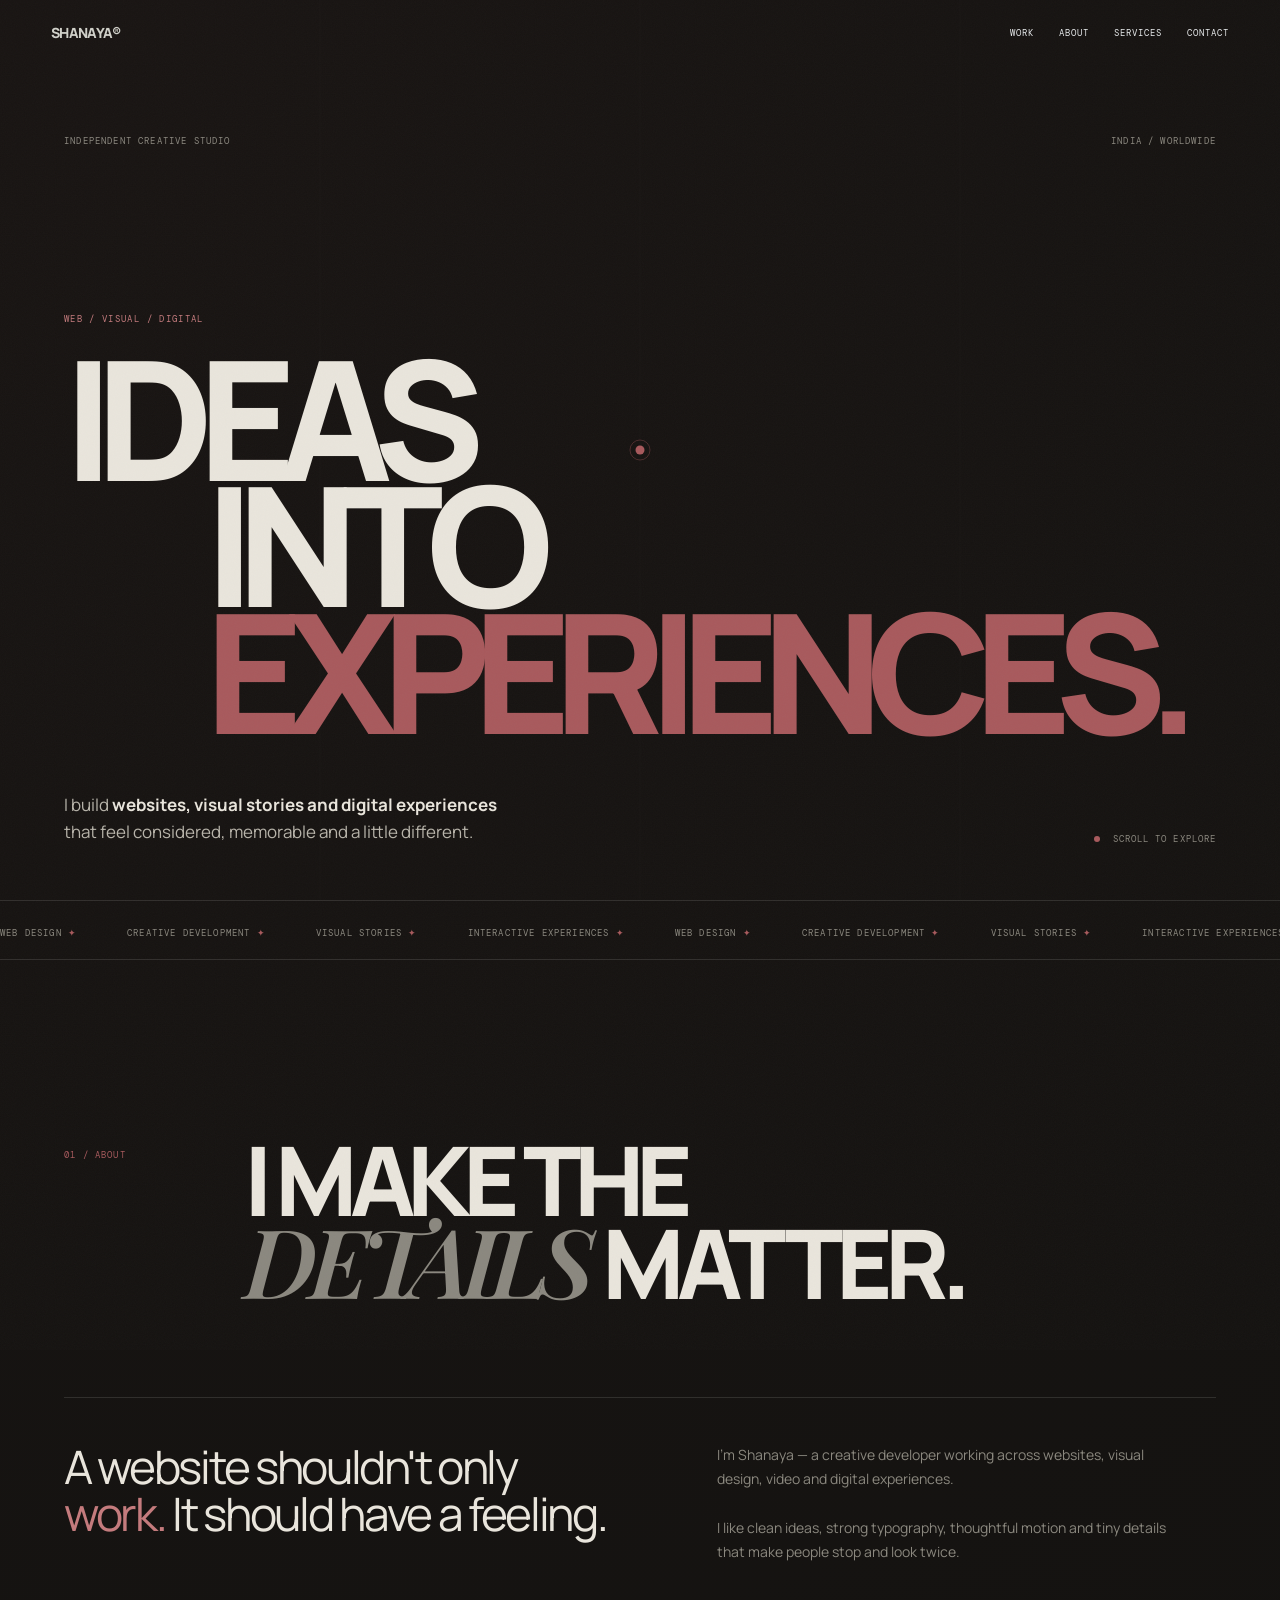
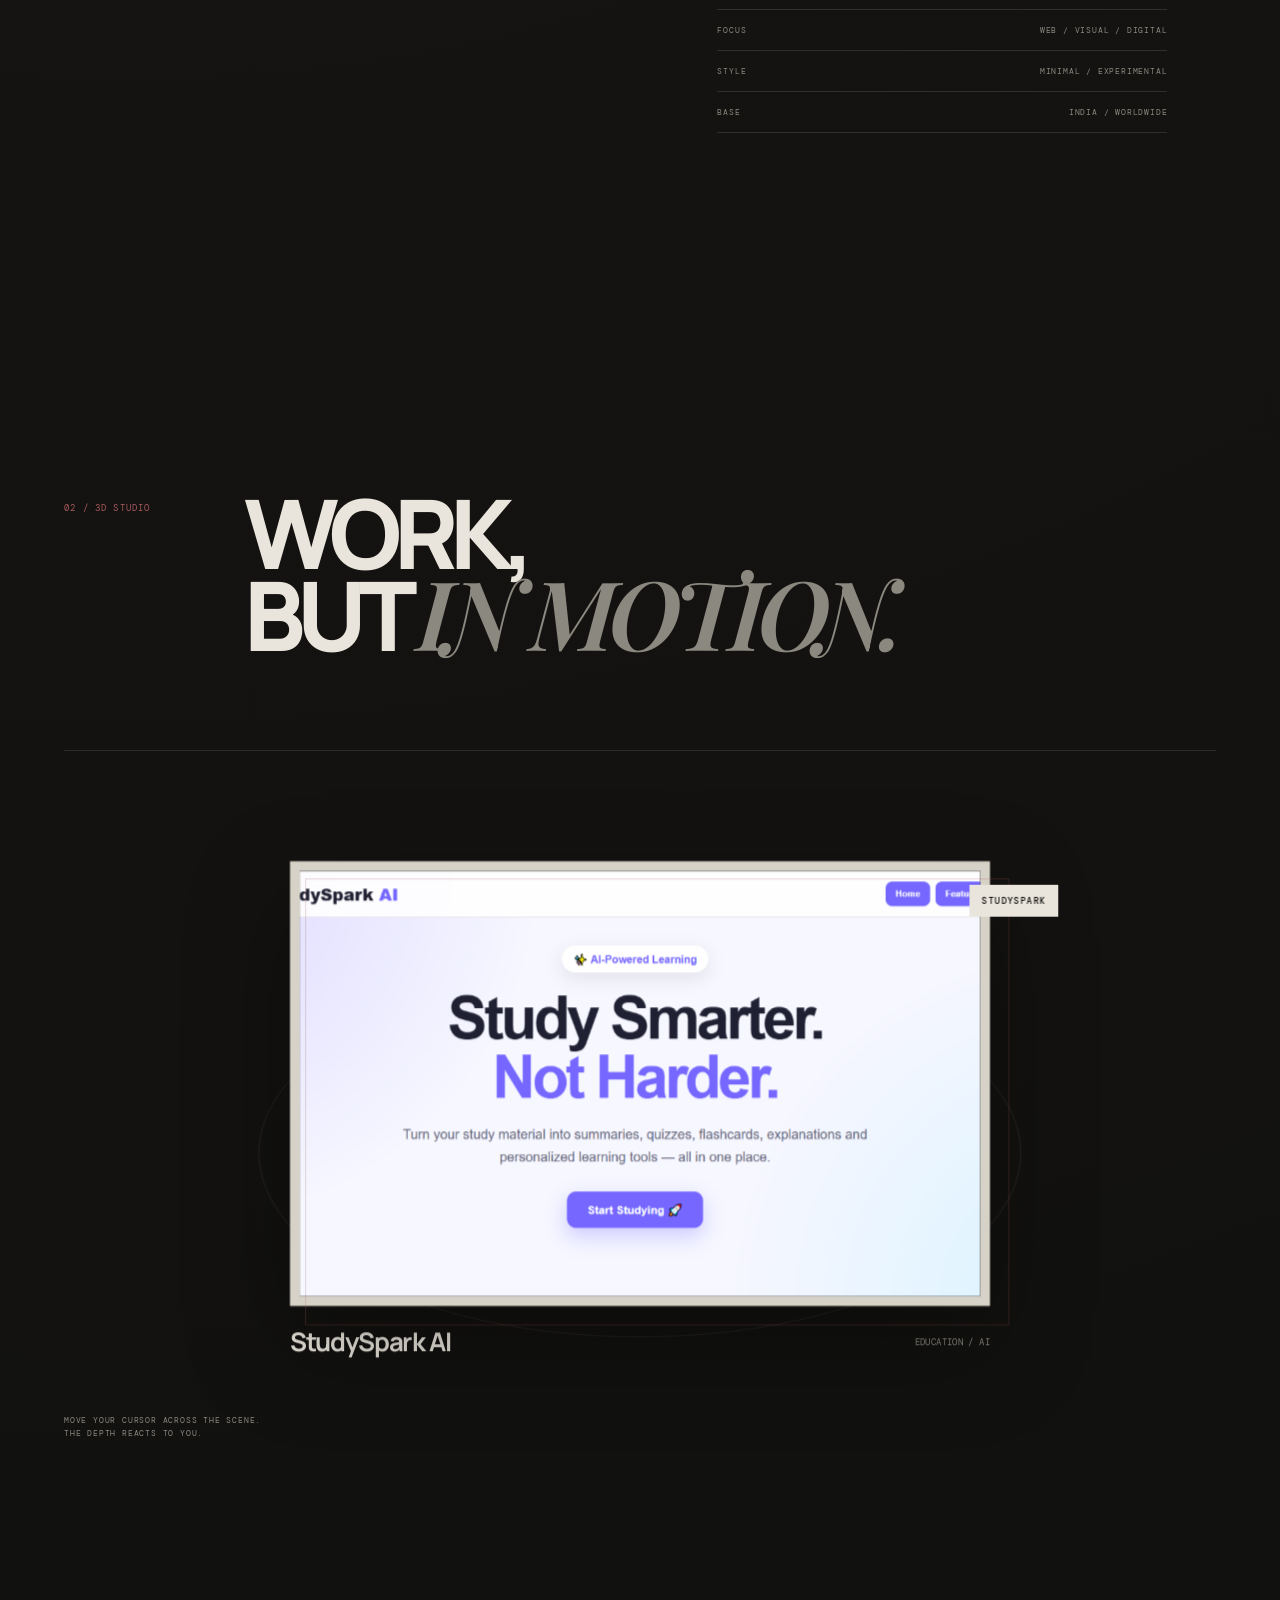
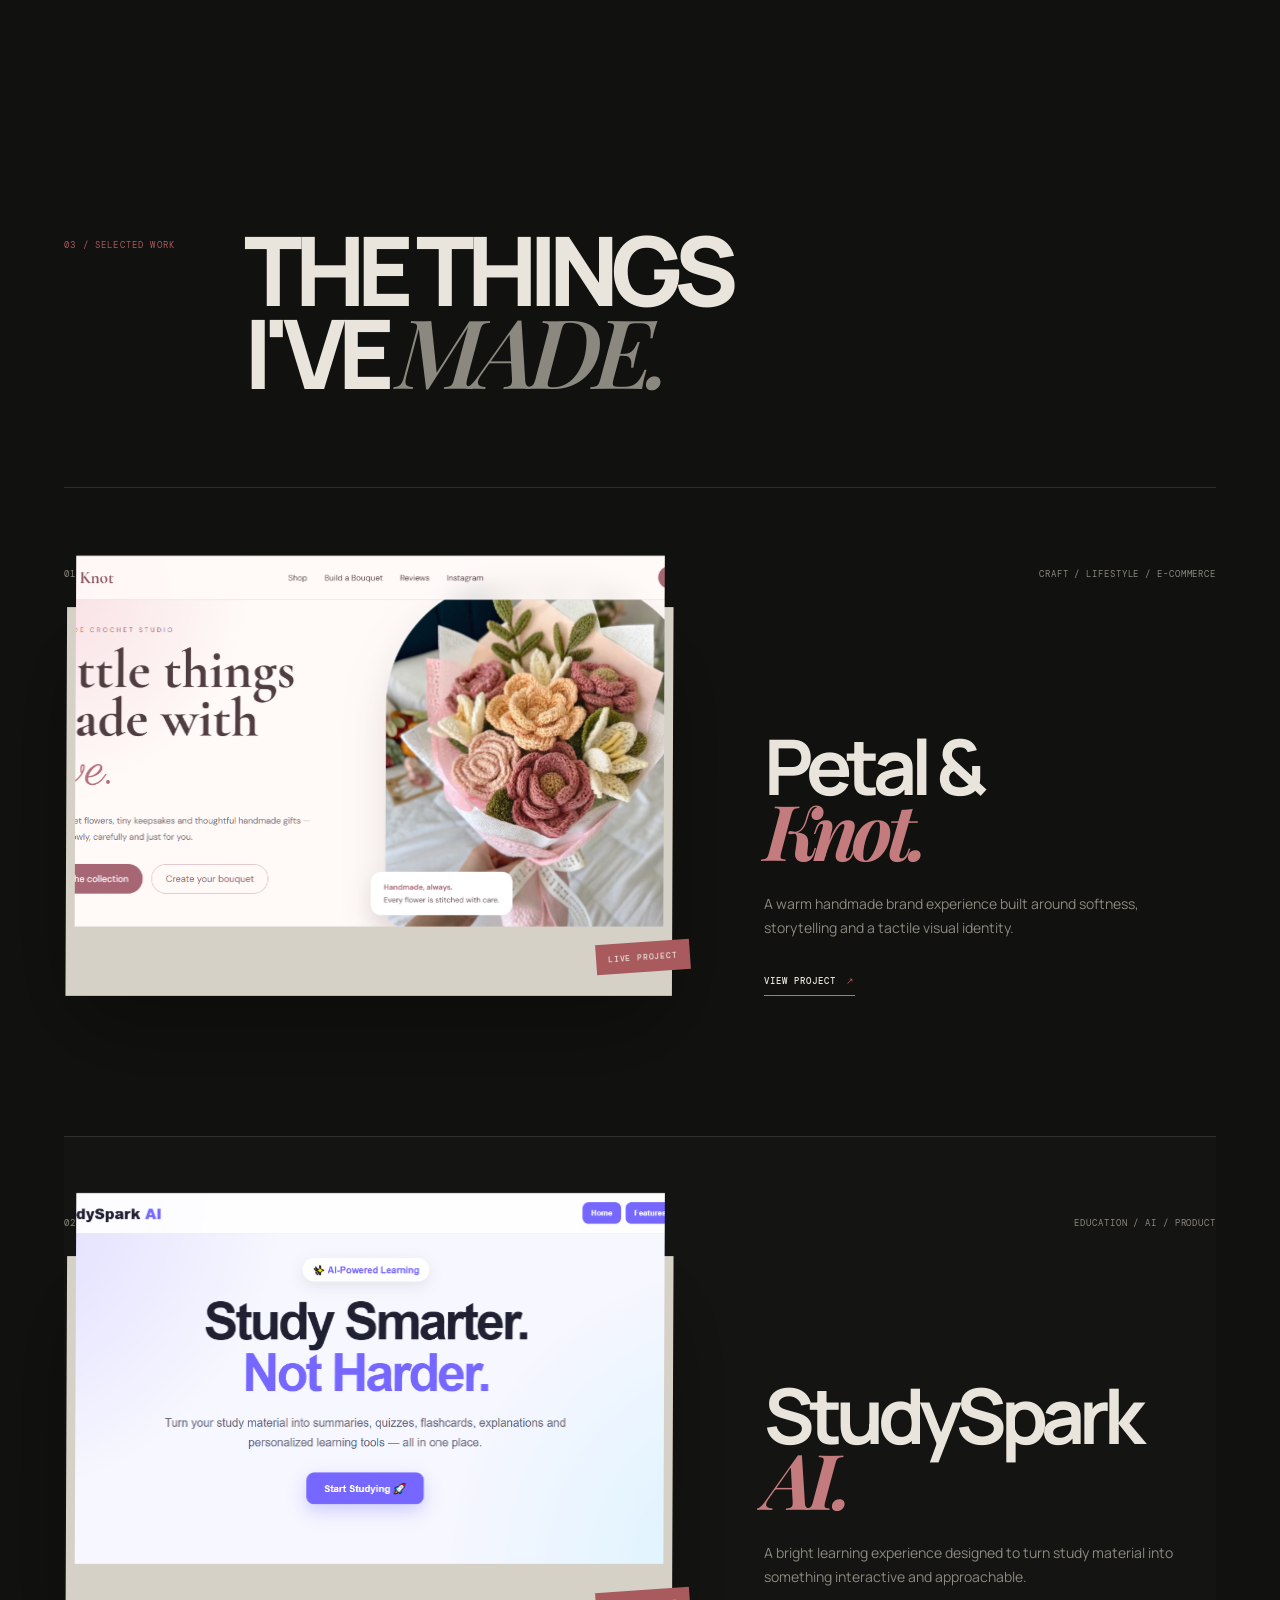
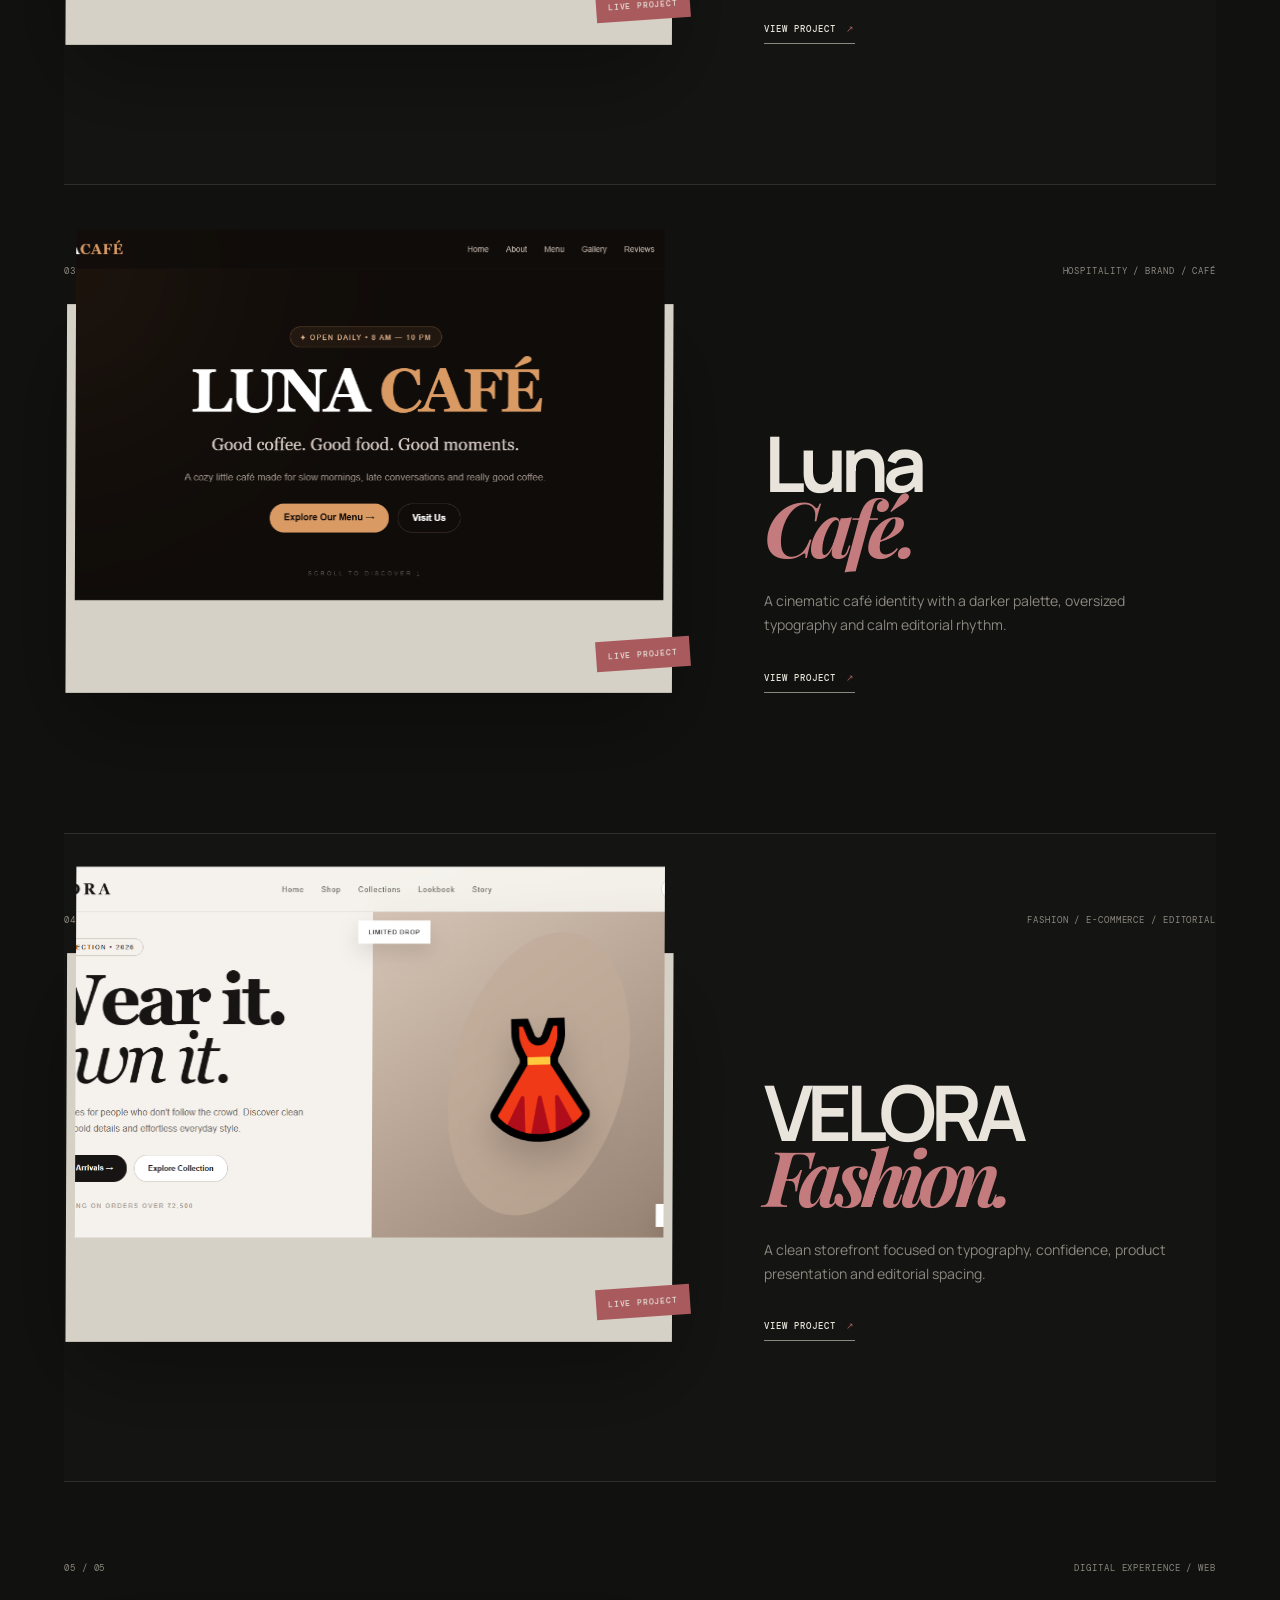
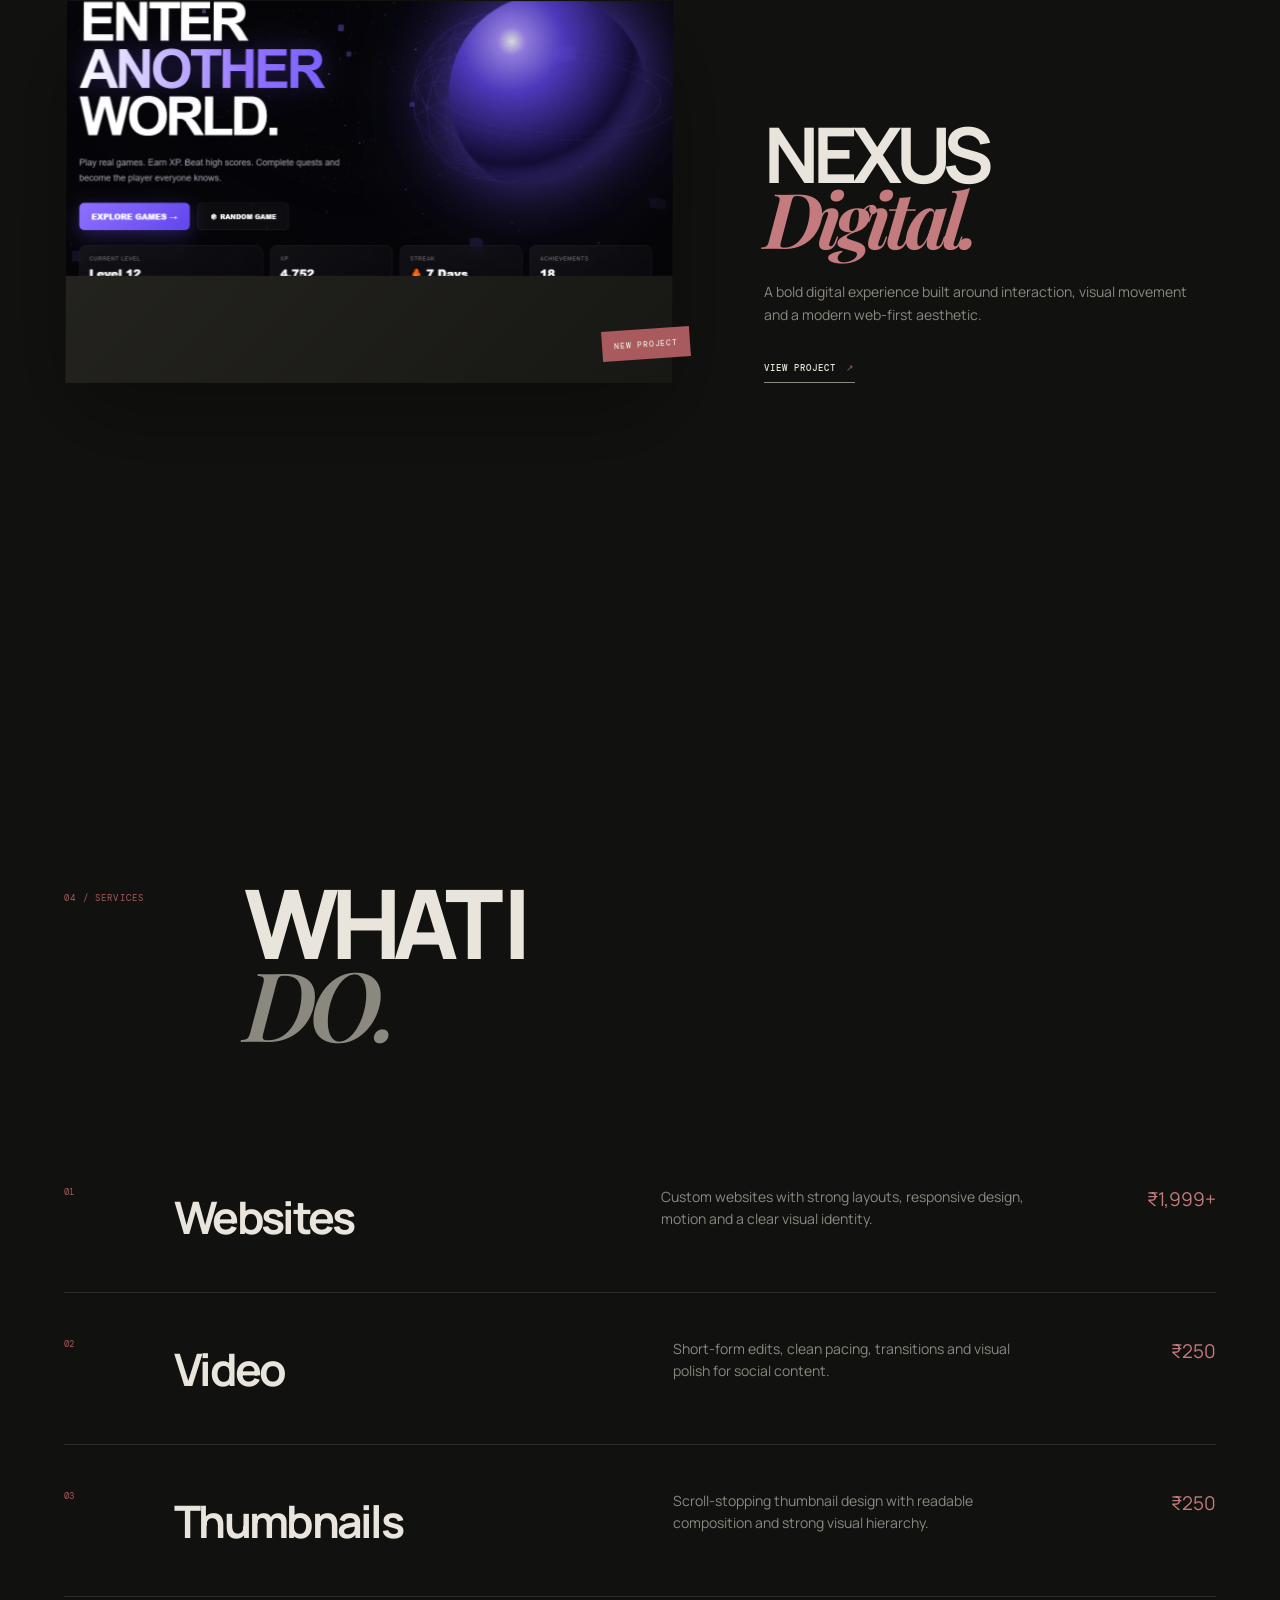
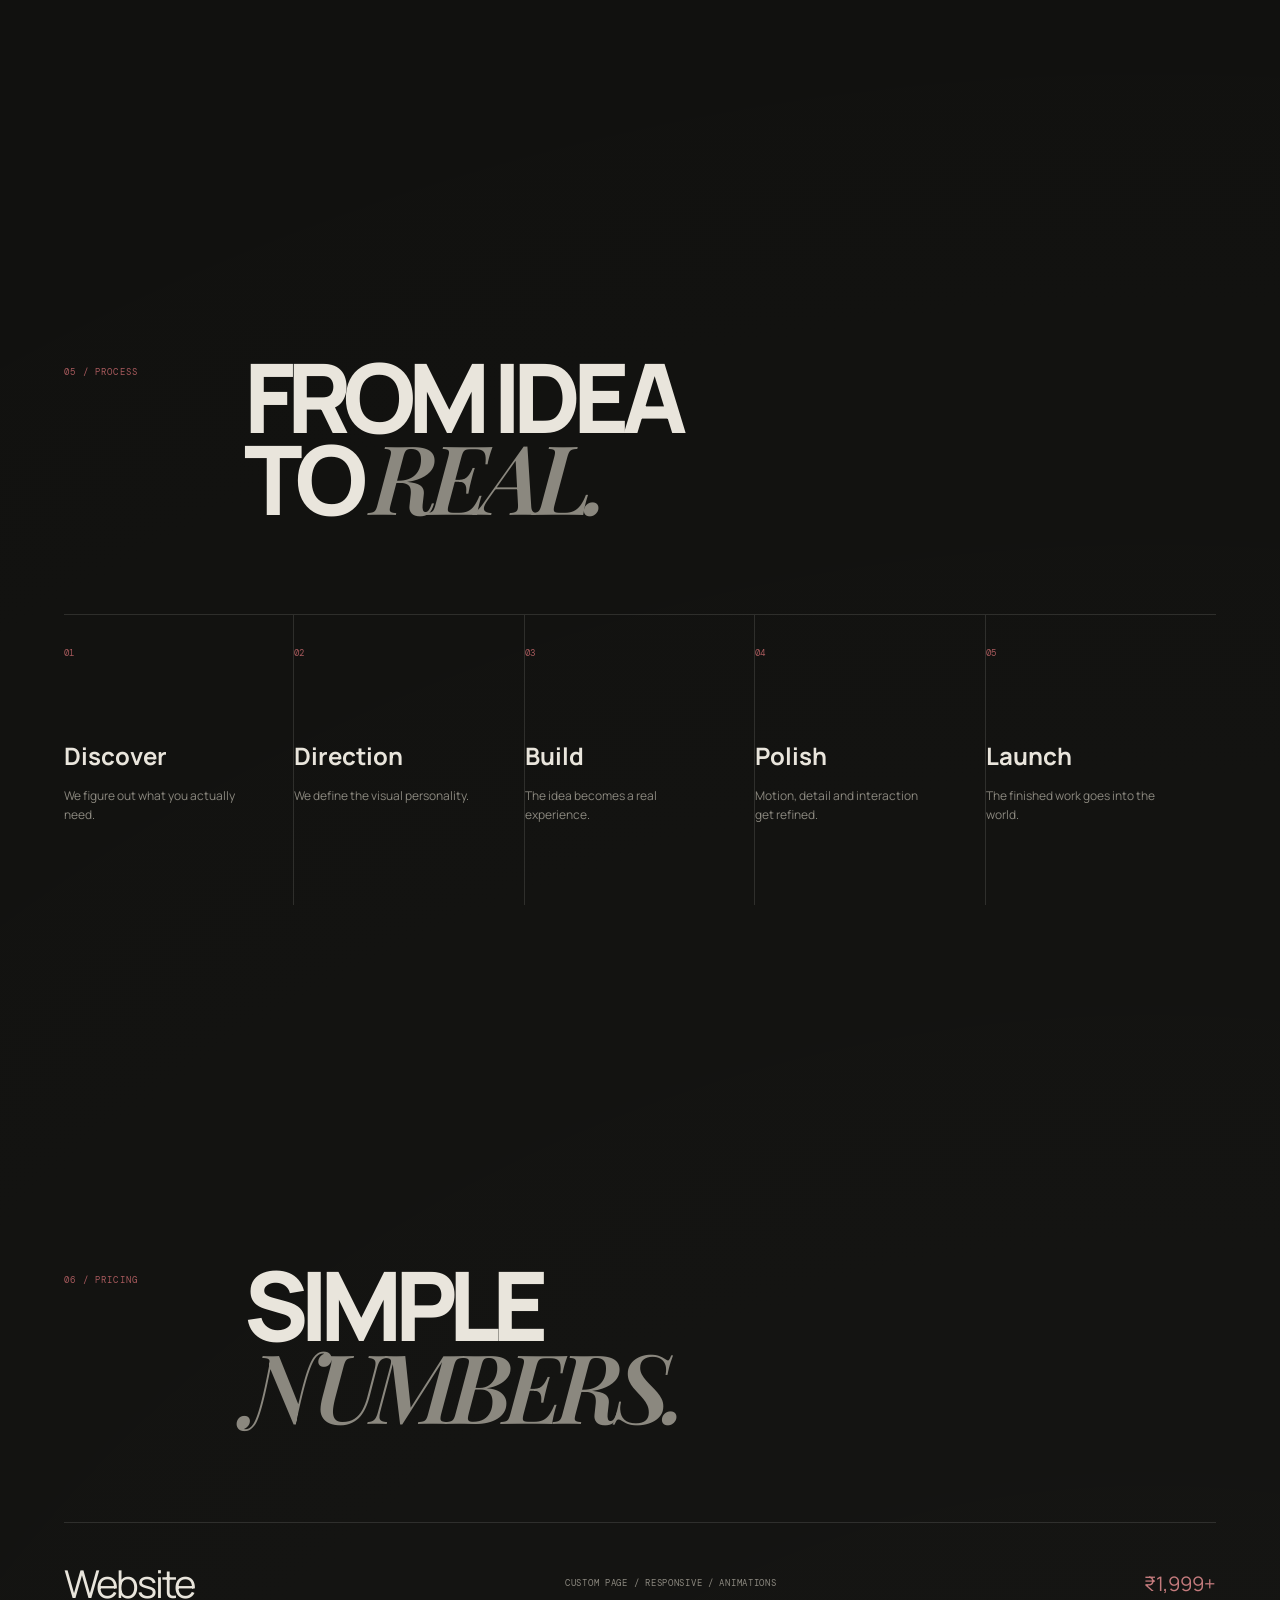
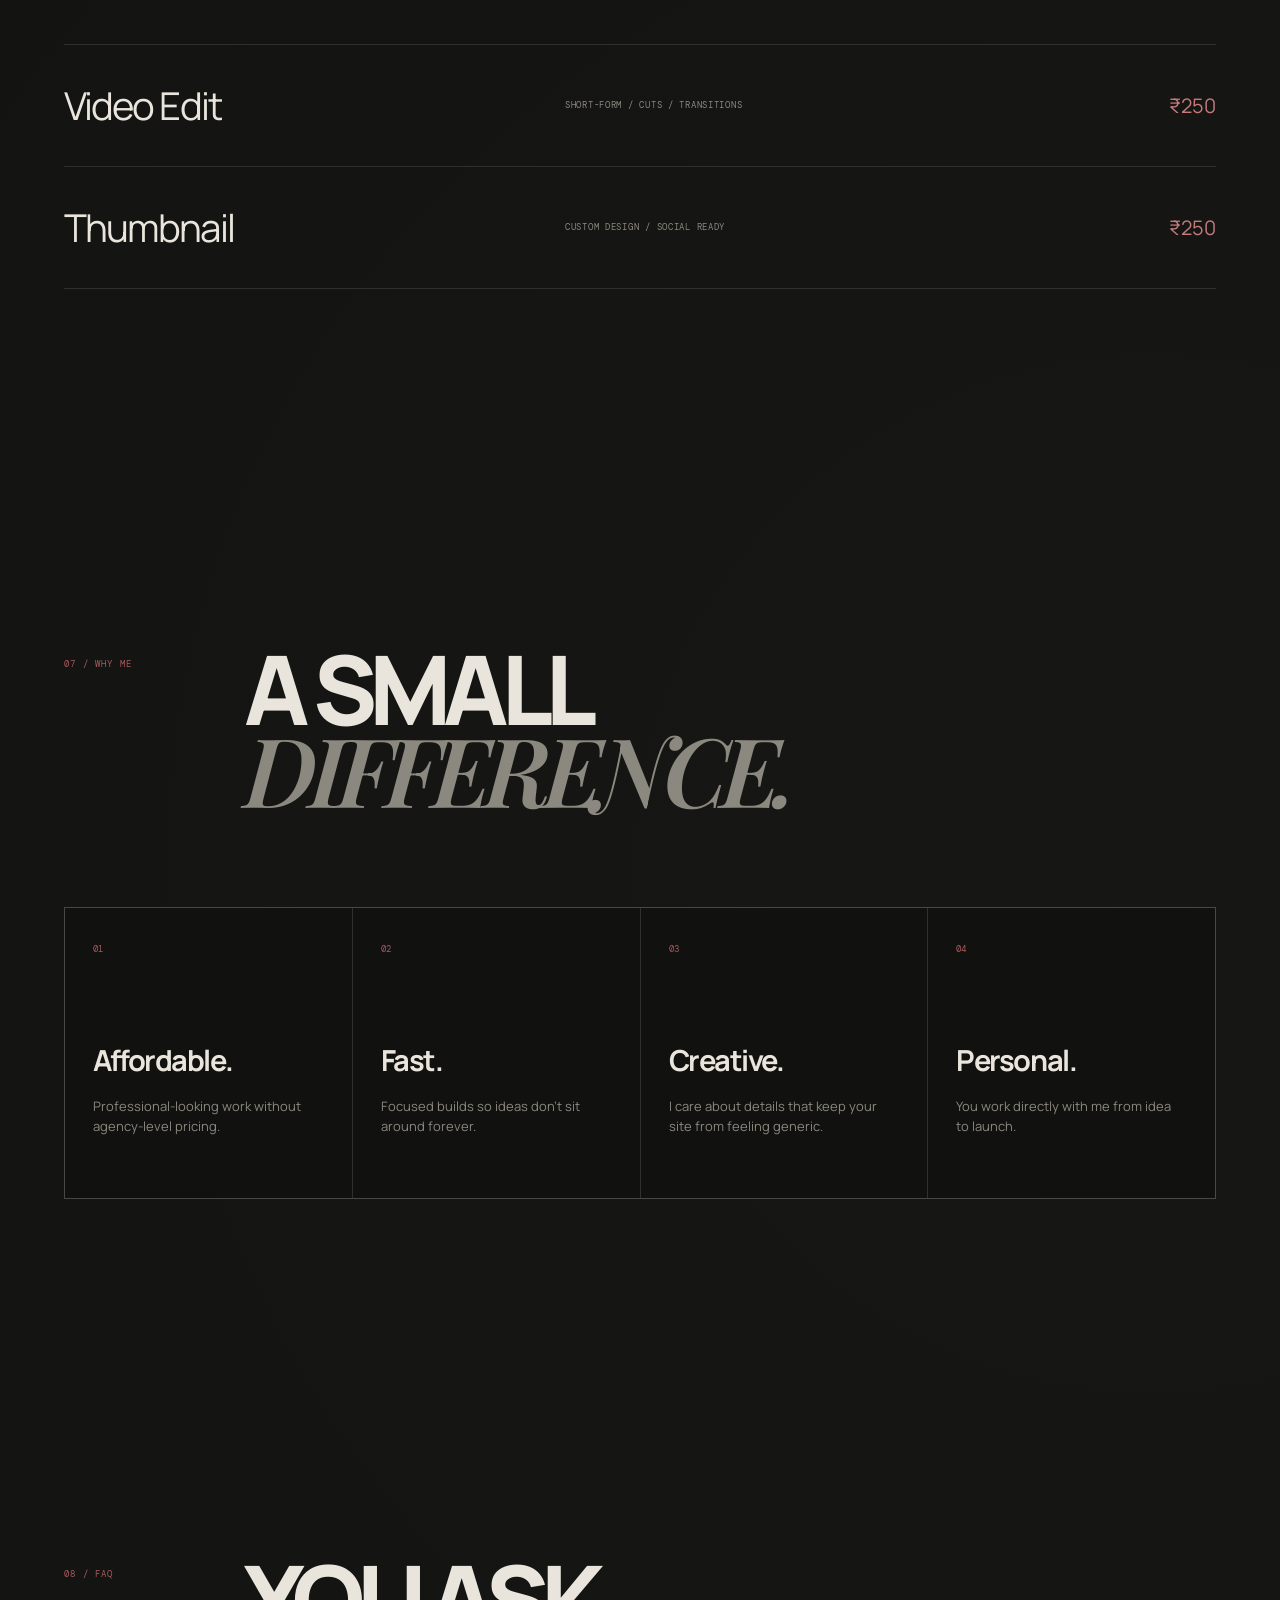
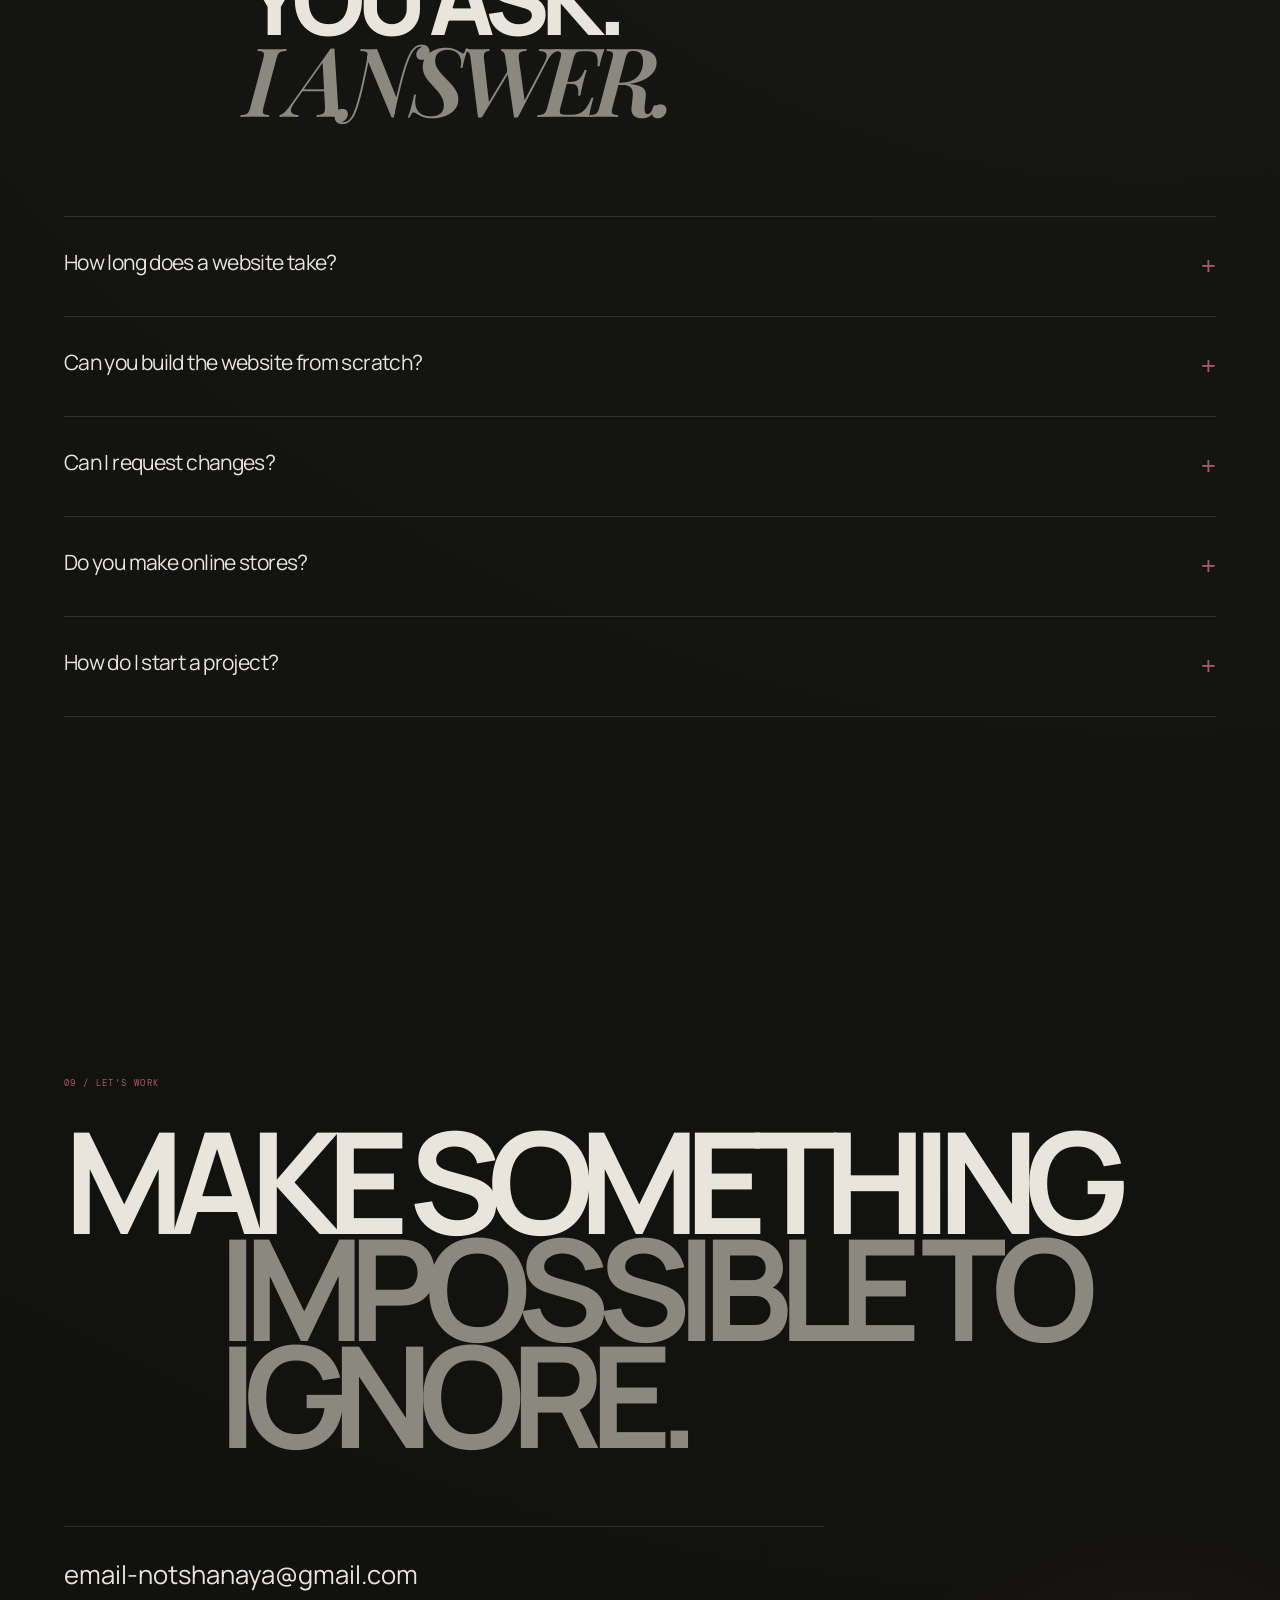
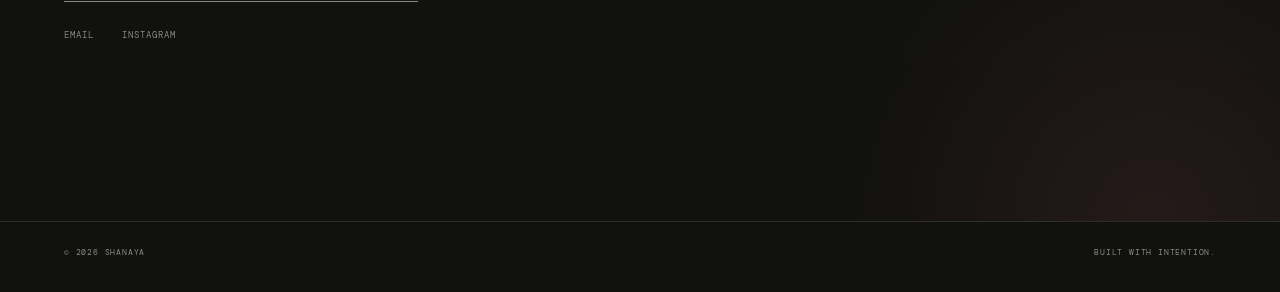
<file: index.html>
<!DOCTYPE html>
<html lang="en">

<head>

<meta charset="UTF-8">

<meta
    name="viewport"
    content="width=device-width, initial-scale=1.0"
>

<title>
    Shanaya — Digital Experiences
</title>

<meta
    name="description"
    content="Shanaya creates websites, visual experiences and digital stories."
>


<!-- GOOGLE FONTS -->

<link
    rel="preconnect"
    href="https://fonts.googleapis.com"
>

<link
    rel="preconnect"
    href="https://fonts.gstatic.com"
    crossorigin
>

<link
    href="https://fonts.googleapis.com/css2?family=DM+Mono:wght@300;400;500&family=Manrope:wght@400;500;600;700;800&family=Playfair+Display:ital,wght@0,600;0,700;1,600;1,700&display=swap"
    rel="stylesheet"
>


<style>

/* =========================================================
   COLOR SYSTEM
========================================================= */

:root{

    --ink:#11110f;

    --ink-soft:#171714;

    --paper:#e9e5dc;

    --paper-light:#f5f2eb;

    --grey:#8b887f;

    --grey-dark:#615f58;

    --red:#a85a5d;

    --red-soft:#c47b7d;

    --line:
        rgba(
            233,
            229,
            220,
            .13
        );

    --shadow:
        0 35px 90px
        rgba(
            0,
            0,
            0,
            .34
        );

}


/* =========================================================
   RESET
========================================================= */

*{

    margin:0;

    padding:0;

    box-sizing:border-box;

}


html{

    scroll-behavior:smooth;

}


body{

    background:
        radial-gradient(
            circle at 10% 0%,
            rgba(
                168,
                90,
                93,
                .055
            ),
            transparent 25%
        ),

        radial-gradient(
            circle at 90% 80%,
            rgba(
                255,
                255,
                255,
                .025
            ),
            transparent 25%
        ),

        var(--ink);

    color:var(--paper);

    font-family:
        "Manrope",
        sans-serif;

    overflow-x:hidden;

    cursor:none;

}


a{

    color:inherit;

    text-decoration:none;

}


button{

    font:inherit;

}


img{

    width:100%;

    display:block;

}


::selection{

    background:
        var(--red);

    color:
        var(--paper);

}


/* =========================================================
   CUSTOM CURSOR
========================================================= */

.cursor{

    position:fixed;

    left:0;

    top:0;

    width:9px;

    height:9px;

    border-radius:50%;

    background:
        var(--red);

    pointer-events:none;

    z-index:99999;

    transform:
        translate(
            -50%,
            -50%
        );

    transition:

        width .28s ease,

        height .28s ease,

        background .28s ease,

        border-radius .28s ease;

}


.cursor::after{

    content:"";

    position:absolute;

    inset:-6px;

    border:
        1px solid
        rgba(
            168,
            90,
            93,
            .35
        );

    border-radius:50%;

    transition:
        transform .3s ease;

}


.cursor.hover{

    width:54px;

    height:54px;

    background:
        var(--paper);

}


.cursor.hover::after{

    transform:
        scale(1.12);

}


.cursor-label{

    position:fixed;

    left:0;

    top:0;

    z-index:100000;

    pointer-events:none;

    transform:
        translate(
            -50%,
            -50%
        );

    font:
        500 8px
        "DM Mono",
        monospace;

    letter-spacing:.12em;

    color:
        var(--ink);

    opacity:0;

    transition:
        opacity .2s ease;

}


.cursor-label.show{

    opacity:1;

}


/* =========================================================
   GRAIN
========================================================= */

.grain{

    position:fixed;

    inset:-50%;

    width:200%;

    height:200%;

    pointer-events:none;

    z-index:9000;

    opacity:.025;

    background-image:

        url(
            "data:image/svg+xml,%3Csvg xmlns='http://www.w3.org/2000/svg' width='160' height='160'%3E%3Cfilter id='n'%3E%3CfeTurbulence type='fractalNoise' baseFrequency='.9' numOctaves='4' stitchTiles='stitch'/%3E%3C/filter%3E%3Crect width='100%25' height='100%25' filter='url(%23n)'/%3E%3C/svg%3E"
        );

    animation:
        grain .18s steps(2) infinite;

}


@keyframes grain{

    0%{
        transform:
            translate(0,0);
    }

    25%{
        transform:
            translate(
                2%,
                -2%
            );
    }

    50%{
        transform:
            translate(
                -2%,
                2%
            );
    }

    75%{
        transform:
            translate(
                1%,
                2%
            );
    }

    100%{
        transform:
            translate(
                -1%,
                -1%
            );
    }

}


/* =========================================================
   CINEMATIC INTRO
========================================================= */

.intro{

    position:fixed;

    inset:0;

    z-index:8000;

    background:
        var(--ink);

    overflow:hidden;

}


.intro-inner{

    position:relative;

    width:
        min(
            1200px,
            88vw
        );

    height:100%;

    margin:auto;

}


.intro-kicker{

    position:absolute;

    left:0;

    top:9%;

    color:
        var(--grey);

    font:
        400 9px
        "DM Mono",
        monospace;

    text-transform:
        uppercase;

    letter-spacing:
        .16em;

    opacity:0;

    animation:
        fadeIntro .7s
        .2s forwards;

}


.intro-name{

    position:absolute;

    left:0;

    top:42%;

    overflow:hidden;

    font-size:
        clamp(
            4.8rem,
            14vw,
            12rem
        );

    font-weight:800;

    line-height:.78;

    letter-spacing:-.1em;

}


.intro-name span{

    display:block;

    transform:
        translateY(115%);

    animation:
        nameIn 1.05s
        .55s
        cubic-bezier(
            .16,
            1,
            .3,
            1
        )
        forwards;

}


.intro-side{

    position:absolute;

    right:0;

    top:45%;

    width:220px;

    opacity:0;

    animation:
        fadeIntro .7s
        1.3s forwards;

}


.intro-side p{

    color:
        var(--grey);

    font:
        400 10px/1.7
        "DM Mono",
        monospace;

    letter-spacing:
        .1em;

    text-transform:
        uppercase;

}


.intro-mark{

    display:block;

    width:72px;

    height:1px;

    margin-top:25px;

    background:
        var(--red);

    transform-origin:
        left;

    transform:
        scaleX(0);

    animation:
        grow .7s
        1.7s forwards;

}


.intro-type{

    position:absolute;

    left:0;

    bottom:17%;

    color:
        var(--grey);

    font:
        400 10px
        "DM Mono",
        monospace;

    letter-spacing:
        .12em;

    text-transform:
        uppercase;

    opacity:0;

    animation:
        fadeIntro .7s
        1.8s forwards;

}


.intro-type strong{

    color:
        var(--paper);

    font-weight:
        500;

}


.intro-card{

    position:absolute;

    right:5%;

    bottom:10%;

    width:230px;

    height:145px;

    transform:
        perspective(800px)
        rotateY(-18deg)
        rotateX(5deg)
        rotateZ(-3deg)
        translateY(30px);

    opacity:0;

    animation:
        introCardIn 1s
        2s
        cubic-bezier(
            .16,
            1,
            .3,
            1
        )
        forwards;

}


.intro-card img{

    width:100%;

    height:100%;

    object-fit:cover;

    box-shadow:
        0 30px 70px
        rgba(
            0,
            0,
            0,
            .4
        );

}


.intro-card::after{

    content:
        "01 / SELECTED";

    position:absolute;

    left:15px;

    bottom:12px;

    color:white;

    font:
        400 8px
        "DM Mono",
        monospace;

    letter-spacing:
        .12em;

    text-transform:
        uppercase;

    text-shadow:
        0 1px 8px
        rgba(
            0,
            0,
            0,
            .5
        );

}


.intro-line{

    position:absolute;

    left:0;

    bottom:0;

    width:100%;

    height:2px;

    background:
        var(--line);

}


.intro-line i{

    display:block;

    width:0;

    height:100%;

    background:
        var(--red);

    animation:
        growFull .8s
        2.9s forwards;

}


.intro.exit{

    animation:
        introExit .8s
        .2s forwards;

}


@keyframes fadeIntro{

    to{
        opacity:1;
    }

}


@keyframes nameIn{

    to{
        transform:
            translateY(0);
    }

}


@keyframes grow{

    to{
        transform:
            scaleX(1);
    }

}


@keyframes growFull{

    to{
        width:100%;
    }

}


@keyframes introCardIn{

    to{

        opacity:1;

        transform:
            perspective(800px)
            rotateY(-12deg)
            rotateX(2deg)
            rotateZ(-2deg)
            translateY(0);

    }

}


@keyframes introExit{

    to{

        transform:
            translateY(-100%);

    }

}


/* =========================================================
   NAV
========================================================= */

.nav{

    position:fixed;

    left:0;

    top:0;

    width:100%;

    padding:
        23px
        4vw;

    display:flex;

    justify-content:
        space-between;

    align-items:center;

    z-index:3000;

    mix-blend-mode:
        difference;

}


.logo{

    font-size:14px;

    font-weight:800;

    letter-spacing:-.05em;

}


.nav-links{

    display:flex;

    gap:25px;

}


.nav-links a{

    position:relative;

    color:white;

    font:
        400 9px
        "DM Mono",
        monospace;

    letter-spacing:
        .11em;

    text-transform:
        uppercase;

}


.nav-links a::after{

    content:"";

    position:absolute;

    left:0;

    bottom:-5px;

    width:0;

    height:1px;

    background:
        currentColor;

    transition:
        width .25s ease;

}


.nav-links a:hover::after{

    width:100%;

}


/* =========================================================
   HERO
========================================================= */

.hero{

    min-height:100svh;

    padding:
        135px
        5vw
        55px;

    position:relative;

    display:flex;

    flex-direction:column;

    justify-content:
        space-between;

    overflow:hidden;

}


.hero-grid{

    position:absolute;

    inset:0;

    pointer-events:none;

    opacity:.2;

    background:

        linear-gradient(
            to right,

            transparent 0,

            transparent 24.9%,

            rgba(
                233,
                229,
                220,
                .05
            ) 25%,

            transparent 25.1%,

            transparent 49.9%,

            rgba(
                233,
                229,
                220,
                .05
            ) 50%,

            transparent 50.1%,

            transparent 74.9%,

            rgba(
                233,
                229,
                220,
                .05
            ) 75%,

            transparent 75.1%
        );

}


.hero-top{

    position:relative;

    display:flex;

    justify-content:
        space-between;

    color:
        var(--grey);

    font:
        400 9px
        "DM Mono",
        monospace;

    letter-spacing:
        .13em;

    text-transform:
        uppercase;

}


.hero-copy{

    position:relative;

    margin-top:
        12vh;

}


.eyebrow{

    margin-bottom:30px;

    color:
        var(--red-soft);

    font:
        400 9px
        "DM Mono",
        monospace;

    letter-spacing:
        .15em;

    text-transform:
        uppercase;

}


.hero h1{

    font-size:
        clamp(
            4.8rem,
            13vw,
            13rem
        );

    font-weight:800;

    line-height:.76;

    letter-spacing:-.1em;

}


.hero h1 .line2{

    display:block;

    margin-left:
        11vw;

}


.accent{

    color:
        var(--red);

}


.hero-bottom{

    position:relative;

    display:flex;

    justify-content:
        space-between;

    align-items:flex-end;

    gap:30px;

}


.hero-description{

    max-width:450px;

    color:
        #b8b4aa;

    font-size:17px;

    line-height:1.55;

}


.hero-description strong{

    color:
        var(--paper);

}


.hero-scroll{

    display:flex;

    gap:13px;

    align-items:center;

    color:
        var(--grey);

    font:
        400 9px
        "DM Mono",
        monospace;

    letter-spacing:
        .12em;

    text-transform:
        uppercase;

}


.scroll-dot{

    width:6px;

    height:6px;

    border-radius:50%;

    background:
        var(--red);

    animation:
        pulse 1.8s infinite;

}


@keyframes pulse{

    50%{

        transform:
            scale(1.7);

        opacity:.45;

    }

}


/* =========================================================
   MARQUEE
========================================================= */

.marquee{

    overflow:hidden;

    white-space:nowrap;

    border-top:
        1px solid
        var(--line);

    border-bottom:
        1px solid
        var(--line);

    padding:18px 0;

}


.marquee-track{

    display:inline-flex;

    min-width:max-content;

    gap:50px;

    animation:
        marquee
        24s
        linear
        infinite;

}


.marquee span{

    color:
        var(--grey);

    font:
        400 9px
        "DM Mono",
        monospace;

    letter-spacing:
        .13em;

    text-transform:
        uppercase;

}


.marquee b{

    color:
        var(--red);

    font-weight:500;

}


@keyframes marquee{

    to{

        transform:
            translateX(-50%);

    }

}


/* =========================================================
   SECTION
========================================================= */

.section{

    padding:
        180px
        5vw;

}


.section-head{

    display:grid;

    grid-template-columns:
        140px
        1fr;

    gap:40px;

    margin-bottom:95px;

}


.section-num{

    padding-top:9px;

    color:
        var(--red);

    font:
        400 9px
        "DM Mono",
        monospace;

    letter-spacing:
        .13em;

}


.section-title{

    font-size:
        clamp(
            3.2rem,
            7.5vw,
            8rem
        );

    line-height:.83;

    letter-spacing:
        -.085em;

    font-weight:800;

}


.section-title em{

    color:
        var(--grey);

    font-family:
        "Playfair Display",
        serif;

    font-weight:600;

}


/* =========================================================
   ABOUT
========================================================= */

.about-grid{

    display:grid;

    grid-template-columns:
        1.05fr
        .95fr;

    gap:8vw;

    border-top:
        1px solid
        var(--line);

    padding-top:45px;

}


.about-big{

    font-size:
        clamp(
            1.7rem,
            3.6vw,
            3.5rem
        );

    line-height:1.02;

    letter-spacing:-.05em;

}


.about-big span{

    color:
        var(--red-soft);

}


.about-small{

    color:
        var(--grey);

    max-width:450px;

    line-height:1.7;

    font-size:14px;

}


.about-small p + p{

    margin-top:25px;

}


.about-list{

    margin-top:45px;

    border-top:
        1px solid
        var(--line);

}


.about-list div{

    display:flex;

    justify-content:
        space-between;

    padding:15px 0;

    border-bottom:
        1px solid
        var(--line);

    font:
        400 8px
        "DM Mono",
        monospace;

    text-transform:
        uppercase;

    letter-spacing:
        .1em;

}


/* =========================================================
   3D STUDIO
========================================================= */

.studio{

    position:relative;

    min-height:
        80vh;

    border-top:
        1px solid
        var(--line);

    padding-top:50px;

    overflow:hidden;

    perspective:1400px;

}


.orbit{

    position:absolute;

    left:50%;

    top:50%;

    width:
        min(
            58vw,
            750px
        );

    aspect-ratio:1;

    border:
        1px solid
        rgba(
            233,
            229,
            220,
            .08
        );

    border-radius:50%;

    transform:
        translate(
            -50%,
            -50%
        )
        rotateX(62deg);

}


.orbit::after{

    content:"";

    position:absolute;

    inset:14%;

    border:
        1px solid
        rgba(
            168,
            90,
            93,
            .18
        );

    border-radius:50%;

}


.core{

    position:absolute;

    left:50%;

    top:50%;

    width:100px;

    height:100px;

    transform:
        translate(
            -50%,
            -50%
        )
        translateZ(110px);

    border-radius:50%;

    background:
        radial-gradient(
            circle at 30% 30%,
            #cf8587,
            #7f4447 66%,
            #281718
        );

    box-shadow:
        0 0 70px
        rgba(
            168,
            90,
            93,
            .2
        );

    animation:
        coreFloat
        5s
        ease-in-out
        infinite;

}


@keyframes coreFloat{

    50%{

        transform:
            translate(
                -50%,
                -54%
            )
            translateZ(150px)
            scale(1.07);

    }

}


.three-card{

    --mx:0px;

    --my:0px;

    --rx:0deg;

    --ry:0deg;

    position:absolute;

    left:50%;

    top:50%;

    width:
        min(
            54vw,
            650px
        );

    transform:

        translate(
            -50%,
            -50%
        )

        translate3d(
            var(--mx),
            var(--my),
            100px
        )

        rotateX(var(--rx))
        rotateY(var(--ry));

    transition:
        transform .25s ease;

    transform-style:
        preserve-3d;

}


.three-frame{

    position:relative;

    padding:9px;

    background:
        #d7d2c7;

    box-shadow:
        var(--shadow);

}


.three-screen{

    overflow:hidden;

    aspect-ratio:
        16 / 10;

    background:
        #191815;

}


.three-screen img{

    width:100%;

    height:100%;

    object-fit:cover;

}


.three-frame::after{

    content:"";

    position:absolute;

    left:14px;

    right:-18px;

    bottom:-18px;

    height:100%;

    border:
        1px solid
        rgba(
            168,
            90,
            93,
            .2
        );

    transform:
        translateZ(-28px);

}


.three-tag{

    position:absolute;

    top:28px;

    right:-52px;

    padding:
        9px
        11px;

    background:
        var(--paper);

    color:
        var(--ink);

    font:
        500 8px
        "DM Mono",
        monospace;

    letter-spacing:
        .1em;

    text-transform:
        uppercase;

    transform:
        translateZ(38px);

}


.three-caption{

    display:flex;

    justify-content:
        space-between;

    margin-top:16px;

}


.three-caption strong{

    font-size:24px;

    letter-spacing:
        -.05em;

}


.three-caption span{

    align-self:center;

    color:
        var(--grey);

    font:
        400 8px
        "DM Mono",
        monospace;

    text-transform:
        uppercase;

}


.stage-note{

    position:absolute;

    bottom:30px;

    left:0;

    color:
        var(--grey);

    font:
        400 8px/1.6
        "DM Mono",
        monospace;

    text-transform:
        uppercase;

    letter-spacing:
        .1em;

}


/* =========================================================
   PROJECT CASE STUDIES
========================================================= */

.case{

    padding:
        80px
        0
        140px;

    border-top:
        1px solid
        var(--line);

}


.case-top{

    display:flex;

    justify-content:
        space-between;

    margin-bottom:27px;

    color:
        var(--grey);

    font:
        400 9px
        "DM Mono",
        monospace;

    letter-spacing:
        .1em;

    text-transform:
        uppercase;

}


.case-grid{

    display:grid;

    grid-template-columns:
        1.15fr
        .85fr;

    gap:7vw;

    align-items:end;

}


.case-visual{

    position:relative;

    perspective:1200px;

}


.case-card{

    padding:9px;

    background:
        #d6d1c7;

    box-shadow:
        var(--shadow);

    transform:
        rotateY(-7deg)
        rotateX(2deg);

    transition:
        transform .8s
        cubic-bezier(
            .16,
            1,
            .3,
            1
        );

}


.case:hover .case-card{

    transform:
        rotateY(0)
        rotateX(0)
        translateY(-8px);

}


.case-card img{

    width:100%;

    aspect-ratio:
        16 / 10;

    object-fit:cover;

}


.case-stamp{

    position:absolute;

    right:-15px;

    bottom:24px;

    padding:
        10px
        12px;

    background:
        var(--red);

    color:
        var(--paper);

    font:
        500 8px
        "DM Mono",
        monospace;

    letter-spacing:
        .1em;

    text-transform:
        uppercase;

    transform:
        rotate(-4deg);

}


.case-copy h3{

    font-size:
        clamp(
            3rem,
            6vw,
            6.5rem
        );

    line-height:.82;

    letter-spacing:
        -.08em;

}


.case-copy h3 em{

    color:
        var(--red-soft);

    font-family:
        "Playfair Display",
        serif;

}


.case-copy p{

    margin-top:28px;

    max-width:430px;

    color:
        var(--grey);

    font-size:14px;

    line-height:1.7;

}


.case-link{

    display:inline-flex;

    align-items:center;

    gap:10px;

    margin-top:35px;

    padding-bottom:8px;

    border-bottom:
        1px solid
        var(--grey);

    font:
        500 9px
        "DM Mono",
        monospace;

    letter-spacing:
        .11em;

    text-transform:
        uppercase;

}


.case-link i{

    font-style:normal;

    color:
        var(--red);

    transition:
        transform .3s ease;

}


.case-link:hover i{

    transform:
        translate(
            5px,
            -5px
        );

}


.case:nth-of-type(
    even
){

    background:
        rgba(
            255,
            255,
            255,
            .01
        );

}


/* =========================================================
   SERVICES
========================================================= */

.service-row{

    display:grid;

    grid-template-columns:
        80px
        1fr
        1fr
        auto;

    gap:30px;

    align-items:start;

    padding:
        45px
        0;

    border-bottom:
        1px solid
        var(--line);

    transition:
        padding .4s ease;

}


.service-row:hover{

    padding-left:22px;

    padding-right:22px;

}


.service-row .num{

    color:
        var(--red);

    font:
        400 9px
        "DM Mono",
        monospace;

}


.service-row h3{

    font-size:
        clamp(
            2rem,
            3.5vw,
            3.8rem
        );

    letter-spacing:
        -.06em;

}


.service-row p{

    max-width:370px;

    color:
        var(--grey);

    line-height:1.6;

    font-size:14px;

}


.service-price{

    color:
        var(--red-soft);

    font-size:19px;

}


/* =========================================================
   PROCESS
========================================================= */

.process-grid{

    display:grid;

    grid-template-columns:
        repeat(
            5,
            1fr
        );

    border-top:
        1px solid
        var(--line);

}


.process-step{

    padding:
        32px 25px
        32px 0;

    min-height:290px;

    border-right:
        1px solid
        var(--line);

}


.process-step:last-child{

    border-right:0;

}


.process-step .num{

    color:
        var(--red);

    font:
        400 9px
        "DM Mono",
        monospace;

}


.process-step h3{

    margin-top:80px;

    font-size:24px;

}


.process-step p{

    margin-top:14px;

    max-width:180px;

    color:
        var(--grey);

    line-height:1.6;

    font-size:12px;

}


/* =========================================================
   PRICING
========================================================= */

.pricing-list{

    border-top:
        1px solid
        var(--line);

}


.price-row{

    display:grid;

    grid-template-columns:
        1fr
        1fr
        150px;

    gap:30px;

    align-items:center;

    padding:
        34px 0;

    border-bottom:
        1px solid
        var(--line);

}


.price-name{

    font-size:
        clamp(
            1.6rem,
            3vw,
            2.8rem
        );

    letter-spacing:
        -.05em;

}


.price-detail{

    color:
        var(--grey);

    font:
        400 9px/1.7
        "DM Mono",
        monospace;

    text-transform:
        uppercase;

    letter-spacing:
        .08em;

}


.price-value{

    text-align:right;

    color:
        var(--red-soft);

    font-size:20px;

}


/* =========================================================
   WHY ME
========================================================= */

.why-grid{

    display:grid;

    grid-template-columns:
        repeat(
            4,
            1fr
        );

    gap:1px;

    background:
        var(--line);

    border:
        1px solid
        var(--line);

}


.why-card{

    min-height:290px;

    background:
        var(--ink);

    padding:
        35px 28px;

}


.why-card .num{

    color:
        var(--red);

    font:
        400 9px
        "DM Mono",
        monospace;

}


.why-card h3{

    margin-top:85px;

    font-size:29px;

    letter-spacing:
        -.05em;

}


.why-card p{

    margin-top:16px;

    color:
        var(--grey);

    line-height:1.6;

    font-size:13px;

}


/* =========================================================
   FAQ
========================================================= */

.faq{

    border-top:
        1px solid
        var(--line);

}


.faq-item{

    padding:
        31px 0;

    border-bottom:
        1px solid
        var(--line);

    cursor:none;

}


.faq-question{

    display:flex;

    justify-content:
        space-between;

    gap:20px;

    font-size:21px;

    letter-spacing:
        -.03em;

}


.faq-plus{

    color:
        var(--red);

    font:
        300 28px
        "DM Mono",
        monospace;

    transition:
        transform .3s ease;

}


.faq-answer{

    max-height:0;

    overflow:hidden;

    max-width:680px;

    color:
        var(--grey);

    line-height:1.7;

    font-size:14px;

    transition:
        max-height .5s ease,
        margin-top .5s ease;

}


.faq-item.open .faq-answer{

    max-height:180px;

    margin-top:18px;

}


.faq-item.open .faq-plus{

    transform:
        rotate(45deg);

}


/* =========================================================
   CONTACT
========================================================= */

.contact{

    min-height:95svh;

    display:flex;

    flex-direction:column;

    justify-content:center;

    position:relative;

    overflow:hidden;

}


.contact::before{

    content:"";

    position:absolute;

    width:50vw;

    height:50vw;

    right:-15vw;

    bottom:-25vw;

    border-radius:50%;

    background:
        radial-gradient(
            circle,
            rgba(
                168,
                90,
                93,
                .13
            ),
            transparent 68%
        );

    pointer-events:none;

}


.contact-label{

    position:relative;

    z-index:1;

    color:
        var(--red);

    font:
        400 9px
        "DM Mono",
        monospace;

    letter-spacing:
        .15em;

    text-transform:
        uppercase;

}


.contact h2{

    position:relative;

    z-index:1;

    margin-top:38px;

    font-size:
        clamp(
            4rem,
            11vw,
            12rem
        );

    line-height:.76;

    letter-spacing:
        -.1em;

}


.contact h2 span{

    display:block;

    margin-left:
        12vw;

    color:
        var(--grey);

}


.contact-line{

    width:
        min(
            760px,
            80vw
        );

    height:1px;

    background:
        var(--line);

    margin-top:78px;

}


.contact-email{

    width:max-content;

    margin-top:30px;

    padding-bottom:9px;

    border-bottom:
        1px solid
        var(--grey);

    font-size:
        clamp(
            1.2rem,
            2vw,
            2.2rem
        );

}


.contact-links{

    display:flex;

    gap:28px;

    margin-top:27px;

    color:
        var(--grey);

    font:
        400 9px
        "DM Mono",
        monospace;

    letter-spacing:
        .11em;

    text-transform:
        uppercase;

}


.contact-links a:hover{

    color:
        var(--paper);

}


/* =========================================================
   FOOTER
========================================================= */

footer{

    display:flex;

    justify-content:
        space-between;

    gap:20px;

    padding:
        25px
        5vw
        35px;

    border-top:
        1px solid
        var(--line);

    color:
        var(--grey);

    font:
        400 8px
        "DM Mono",
        monospace;

    letter-spacing:
        .1em;

    text-transform:
        uppercase;

}


/* =========================================================
   SCROLL REVEAL
========================================================= */

.reveal{

    opacity:0;

    transform:
        translateY(50px);

    transition:

        opacity .9s ease,

        transform 1s
        cubic-bezier(
            .16,
            1,
            .3,
            1
        );

}


.reveal.visible{

    opacity:1;

    transform:none;

}


/* =========================================================
   RESPONSIVE
========================================================= */

@media(max-width:900px){

    body{
        cursor:auto;
    }

    .cursor,
    .cursor-label{
        display:none;
    }

    .nav{
        padding:20px;
    }

    .nav-links{
        gap:14px;
    }

    .nav-links a{
        font-size:8px;
    }

    .hero{
        padding:
            120px
            20px
            45px;
    }

    .hero h1{
        font-size:22vw;
    }

    .hero h1 .line2{
        margin-left:0;
    }

    .hero-bottom{
        flex-direction:column;
        align-items:flex-start;
    }

    .hero-description{
        font-size:16px;
    }

    .section{
        padding:
            120px
            20px;
    }

    .section-head{
        grid-template-columns:1fr;
        gap:18px;
        margin-bottom:70px;
    }

    .section-title{
        font-size:16vw;
    }

    .about-grid{
        grid-template-columns:1fr;
        gap:60px;
    }

    .studio{
        min-height:65vh;
    }

    .orbit{
        width:100vw;
    }

    .three-card{
        width:86vw;
    }

    .three-tag{
        right:10px;
        top:10px;
    }

    .stage-note{
        display:none;
    }

    .case{
        padding:
            70px 0
            100px;
    }

    .case-grid{
        grid-template-columns:1fr;
        gap:45px;
    }

    .case-copy h3{
        font-size:17vw;
    }

    .service-row{
        grid-template-columns:
            35px
            1fr;

        gap:18px;
    }

    .service-row p{
        grid-column:2;
    }

    .service-price{
        grid-column:2;
    }

    .process-grid{
        grid-template-columns:1fr;
    }

    .process-step{
        min-height:auto;
        border-right:0;
        border-bottom:
            1px solid
            var(--line);
        padding:30px 0;
    }

    .process-step h3{
        margin-top:30px;
    }

    .price-row{
        grid-template-columns:
            1fr
            110px;
    }

    .price-detail{
        grid-column:1;
        grid-row:2;
    }

    .price-value{
        grid-column:2;
        grid-row:1;
    }

    .why-grid{
        grid-template-columns:
            1fr
            1fr;
    }

    .why-card{
        min-height:250px;
    }

    .why-card h3{
        margin-top:55px;
    }

    .contact h2 span{
        margin-left:0;
    }

    .contact-email{
        font-size:17px;
    }

    .intro-side{
        display:none;
    }

    .intro-card{
        width:180px;
        height:115px;
        right:0;
        bottom:17%;
    }

    .intro-name{
        top:44%;
        font-size:23vw;
    }

}


@media(max-width:560px){

    .nav-links a:nth-child(3){
        display:none;
    }

    .hero-top{
        font-size:8px;
    }

    .why-grid{
        grid-template-columns:1fr;
    }

    .why-card{
        min-height:220px;
    }

    .contact-links{
        gap:18px;
    }

}


/* =========================================================
   REDUCED MOTION
========================================================= */

@media(
    prefers-reduced-motion:reduce
){

    *{

        animation-duration:
            .01ms !important;

        animation-iteration-count:
            1 !important;

        transition-duration:
            .01ms !important;

    }

}

</style>

</head>


<body>


<!-- =====================================================
     GRAIN
===================================================== -->

<div class="grain"></div>


<!-- =====================================================
     CURSOR
===================================================== -->

<div class="cursor"></div>

<div class="cursor-label">
    VIEW
</div>


<!-- =====================================================
     CINEMATIC INTRO
===================================================== -->

<div class="intro">

    <div class="intro-inner">

        <div class="intro-kicker">

            Independent creative developer

        </div>


        <div class="intro-name">

            <span>
                SHANAYA
            </span>

        </div>


        <div class="intro-side">

            <p>

                Web<br>
                Visual<br>
                Digital

            </p>

            <i
                class="intro-mark">
            </i>

        </div>


        <div class="intro-type">

            A SMALL STUDIO FOR

            <strong>
                BIG IDEAS
            </strong>

        </div>


        <div class="intro-card">

            <img
                src="assets/project-1-cropped.png"
                alt="Petal & Knot"
            >

        </div>


        <div class="intro-line">

            <i></i>

        </div>

    </div>

</div>


<!-- =====================================================
     NAV
===================================================== -->

<nav class="nav">

    <a
        href="#top"
        class="logo"
        data-cursor="HOME"
    >

        SHANAYA®

    </a>


    <div class="nav-links">

        <a
            href="#work"
            data-cursor="WORK"
        >
            Work
        </a>

        <a
            href="#about"
            data-cursor="INFO"
        >
            About
        </a>

        <a
            href="#services"
            data-cursor="SERVICES"
        >
            Services
        </a>

        <a
            href="#contact"
            data-cursor="CONTACT"
        >
            Contact
        </a>

    </div>

</nav>


<!-- =====================================================
     MAIN
===================================================== -->

<main id="top">


<!-- =====================================================
     HERO
===================================================== -->

<section class="hero">

    <div class="hero-grid"></div>


    <div class="hero-top">

        <span>
            Independent creative studio
        </span>

        <span>
            India / Worldwide
        </span>

    </div>


    <div class="hero-copy reveal">

        <div class="eyebrow">

            Web / Visual / Digital

        </div>


        <h1>

            IDEAS

            <span class="line2">

                INTO

                <span class="accent">

                    EXPERIENCES.

                </span>

            </span>

        </h1>

    </div>


    <div class="hero-bottom reveal">

        <p class="hero-description">

            I build

            <strong>
                websites, visual stories
                and digital experiences
            </strong>

            that feel considered,
            memorable and a little different.

        </p>


        <div class="hero-scroll">

            <span
                class="scroll-dot">
            </span>

            Scroll to explore

        </div>

    </div>

</section>


<!-- =====================================================
     MARQUEE
===================================================== -->

<div class="marquee">

    <div class="marquee-track">

        <span>
            WEB DESIGN <b>✦</b>
        </span>

        <span>
            CREATIVE DEVELOPMENT <b>✦</b>
        </span>

        <span>
            VISUAL STORIES <b>✦</b>
        </span>

        <span>
            INTERACTIVE EXPERIENCES <b>✦</b>
        </span>

        <span>
            WEB DESIGN <b>✦</b>
        </span>

        <span>
            CREATIVE DEVELOPMENT <b>✦</b>
        </span>

        <span>
            VISUAL STORIES <b>✦</b>
        </span>

        <span>
            INTERACTIVE EXPERIENCES <b>✦</b>
        </span>

    </div>

</div>


<!-- =====================================================
     ABOUT
===================================================== -->

<section
    class="section"
    id="about"
>

    <div class="section-head reveal">

        <div class="section-num">
            01 / ABOUT
        </div>

        <h2 class="section-title">

            I MAKE THE

            <br>

            <em>
                DETAILS
            </em>

            MATTER.

        </h2>

    </div>


    <div class="about-grid">


        <p class="about-big reveal">

            A website shouldn't only

            <span>
                work.
            </span>

            It should have
            a feeling.

        </p>


        <div class="about-small reveal">

            <p>

                I'm Shanaya — a creative developer
                working across websites, visual design,
                video and digital experiences.

            </p>


            <p>

                I like clean ideas, strong typography,
                thoughtful motion and tiny details
                that make people stop and look twice.

            </p>


            <div class="about-list">

                <div>

                    <span>
                        Focus
                    </span>

                    <span>
                        Web / Visual / Digital
                    </span>

                </div>


                <div>

                    <span>
                        Style
                    </span>

                    <span>
                        Minimal / Experimental
                    </span>

                </div>


                <div>

                    <span>
                        Base
                    </span>

                    <span>
                        India / Worldwide
                    </span>

                </div>

            </div>

        </div>

    </div>

</section>


<!-- =====================================================
     3D STUDIO
===================================================== -->

<section class="section">

    <div class="section-head reveal">

        <div class="section-num">
            02 / 3D STUDIO
        </div>

        <h2 class="section-title">

            WORK,

            <br>

            BUT

            <em>
                IN MOTION.
            </em>

        </h2>

    </div>


    <div
        class="studio reveal"
        id="studio"
    >

        <div class="orbit"></div>

        <div class="core"></div>


        <div
            class="three-card"
            id="threeCard"
        >

            <div class="three-frame">

                <div class="three-screen">

                    <img
                        id="studioImage"
                        src="assets/project-1-cropped.png"
                        alt="Project preview"
                    >

                </div>

            </div>


            <div
                class="three-tag"
                id="studioTag"
            >
                PETAL & KNOT
            </div>


            <div class="three-caption">

                <strong
                    id="studioTitle"
                >
                    Petal & Knot
                </strong>

                <span
                    id="studioType"
                >
                    Craft / Lifestyle
                </span>

            </div>

        </div>


        <div class="stage-note">

            Move your cursor
            across the scene.

            <br>

            The depth reacts to you.

        </div>

    </div>

</section>


<!-- =====================================================
     WORK
===================================================== -->

<section
    class="section"
    id="work"
>

    <div class="section-head reveal">

        <div class="section-num">
            03 / SELECTED WORK
        </div>

        <h2 class="section-title">

            THE THINGS

            <br>

            I'VE

            <em>
                MADE.
            </em>

        </h2>

    </div>


    <!-- PETAL -->

    <article class="case reveal">

        <div class="case-top">

            <span>
                01 / 05
            </span>

            <span>
                Craft / Lifestyle / E-commerce
            </span>

        </div>


        <div class="case-grid">


            <div class="case-visual">

                <a
                    href="https://notshanaya7-arch.github.io/petal-and-knot/index.html"
                    target="_blank"
                    class="project-target"
                    data-cursor="OPEN"
                >

                    <div class="case-card">

                        <img
                            src="assets/project-1-cropped.png"
                            alt="Petal & Knot website"
                        >

                    </div>

                </a>


                <div class="case-stamp">
                    LIVE PROJECT
                </div>

            </div>


            <div class="case-copy">

                <h3>

                    Petal &

                    <br>

                    <em>
                        Knot.
                    </em>

                </h3>


                <p>

                    A warm handmade brand experience
                    built around softness, storytelling
                    and a tactile visual identity.

                </p>


                <a
                    href="https://notshanaya7-arch.github.io/petal-and-knot/index.html"
                    target="_blank"
                    class="case-link project-target"
                    data-cursor="OPEN"
                >

                    View project

                    <i>
                        ↗
                    </i>

                </a>

            </div>

        </div>

    </article>


    <!-- STUDYSPARK -->

    <article class="case reveal">

        <div class="case-top">

            <span>
                02 / 05
            </span>

            <span>
                Education / AI / Product
            </span>

        </div>


        <div class="case-grid">


            <div class="case-visual">

                <a
                    href="https://notshanaya7-arch.github.io/studyspark-ai/"
                    target="_blank"
                    class="project-target"
                    data-cursor="OPEN"
                >

                    <div class="case-card">

                        <img
                            src="assets/project-2-cropped.png"
                            alt="StudySpark AI website"
                        >

                    </div>

                </a>


                <div class="case-stamp">
                    LIVE PROJECT
                </div>

            </div>


            <div class="case-copy">

                <h3>

                    StudySpark

                    <br>

                    <em>
                        AI.
                    </em>

                </h3>


                <p>

                    A bright learning experience
                    designed to turn study material
                    into something interactive
                    and approachable.

                </p>


                <a
                    href="https://notshanaya7-arch.github.io/studyspark-ai/"
                    target="_blank"
                    class="case-link project-target"
                    data-cursor="OPEN"
                >

                    View project

                    <i>
                        ↗
                    </i>

                </a>

            </div>

        </div>

    </article>


    <!-- LUNA -->

    <article class="case reveal">

        <div class="case-top">

            <span>
                03 / 05
            </span>

            <span>
                Hospitality / Brand / Café
            </span>

        </div>


        <div class="case-grid">


            <div class="case-visual">

                <a
                    href="https://notshanaya7-arch.github.io/luna-cafe/"
                    target="_blank"
                    class="project-target"
                    data-cursor="OPEN"
                >

                    <div class="case-card">

                        <img
                            src="assets/project-3-cropped.png"
                            alt="Luna Café website"
                        >

                    </div>

                </a>


                <div class="case-stamp">
                    LIVE PROJECT
                </div>

            </div>


            <div class="case-copy">

                <h3>

                    Luna

                    <br>

                    <em>
                        Café.
                    </em>

                </h3>


                <p>

                    A cinematic café identity
                    with a darker palette,
                    oversized typography
                    and calm editorial rhythm.

                </p>


                <a
                    href="https://notshanaya7-arch.github.io/luna-cafe/"
                    target="_blank"
                    class="case-link project-target"
                    data-cursor="OPEN"
                >

                    View project

                    <i>
                        ↗
                    </i>

                </a>

            </div>

        </div>

    </article>


    <!-- VELORA -->

    <article class="case reveal">

        <div class="case-top">

            <span>
                04 / 05
            </span>

            <span>
                Fashion / E-commerce / Editorial
            </span>

        </div>


        <div class="case-grid">


            <div class="case-visual">

                <a
                    href="https://notshanaya7-arch.github.io/velora-fashion/"
                    target="_blank"
                    class="project-target"
                    data-cursor="OPEN"
                >

                    <div class="case-card">

                        <img
                            src="assets/project-4-cropped.png"
                            alt="VELORA website"
                        >

                    </div>

                </a>


                <div class="case-stamp">
                    LIVE PROJECT
                </div>

            </div>


            <div class="case-copy">

                <h3>

                    VELORA

                    <br>

                    <em>
                        Fashion.
                    </em>

                </h3>


                <p>

                    A clean storefront focused on
                    typography, confidence,
                    product presentation
                    and editorial spacing.

                </p>


                <a
                    href="https://notshanaya7-arch.github.io/velora-fashion/"
                    target="_blank"
                    class="case-link project-target"
                    data-cursor="OPEN"
                >

                    View project

                    <i>
                        ↗
                    </i>

                </a>

            </div>

        </div>

    </article>


    <!-- NEXUS -->

    <article class="case reveal">

        <div class="case-top">

            <span>
                05 / 05
            </span>

            <span>
                Digital Experience / Web
            </span>

        </div>


        <div class="case-grid">


            <div class="case-visual">

                <a
                    href="https://notshanaya7-arch.github.io/NEXUS/"
                    target="_blank"
                    class="project-target"
                    data-cursor="OPEN"
                >

                    <div
                        class="case-card"
                        style="
                            background:
                            linear-gradient(
                                135deg,
                                #282722,
                                #171714
                            );
                            padding:0;
                            overflow:hidden;
                        "
                    >

                        <img
                            id="nexusImage"
                            src="assets/project-5-cropped.png"
                            alt="NEXUS website"
                            onerror="
                                this.style.display='none';
                                this.parentElement.classList.add('nexus-fallback');
                            "
                        >

                        <div
                            class="nexus-placeholder"
                        >

                            <div>
                                NEXUS
                            </div>

                            <small>
                                DIGITAL EXPERIENCE
                            </small>

                        </div>

                    </div>

                </a>


                <div class="case-stamp">
                    NEW PROJECT
                </div>

            </div>


            <div class="case-copy">

                <h3>

                    NEXUS

                    <br>

                    <em>
                        Digital.
                    </em>

                </h3>


                <p>

                    A bold digital experience built
                    around interaction, visual movement
                    and a modern web-first aesthetic.

                </p>


                <a
                    href="https://notshanaya7-arch.github.io/NEXUS/"
                    target="_blank"
                    class="case-link project-target"
                    data-cursor="OPEN"
                >

                    View project

                    <i>
                        ↗
                    </i>

                </a>

            </div>

        </div>

    </article>

</section>


<!-- =====================================================
     NEXUS FALLBACK
===================================================== -->

<style>

.nexus-placeholder{

    display:none;

    width:100%;

    aspect-ratio:
        16 / 10;

    align-items:center;

    justify-content:center;

    flex-direction:column;

    color:
        var(--paper);

    background:

        radial-gradient(
            circle at 50% 30%,
            rgba(
                168,
                90,
                93,
                .18
            ),
            transparent 42%
        ),

        #171714;

}

.nexus-placeholder div{

    font-size:
        clamp(
            4rem,
            10vw,
            9rem
        );

    font-weight:800;

    letter-spacing:
        -.1em;

}

.nexus-placeholder small{

    margin-top:12px;

    color:
        var(--red-soft);

    font:
        400 8px
        "DM Mono",
        monospace;

    letter-spacing:
        .16em;

}

.nexus-fallback .nexus-placeholder{

    display:flex;

}

</style>


<!-- =====================================================
     SERVICES
===================================================== -->

<section
    class="section services"
    id="services"
>

    <div class="section-head reveal">

        <div class="section-num">
            04 / SERVICES
        </div>

        <h2 class="section-title">

            WHAT I

            <br>

            <em>
                DO.
            </em>

        </h2>

    </div>


    <div class="service-row reveal">

        <div class="num">
            01
        </div>

        <h3>
            Websites
        </h3>

        <p>

            Custom websites with strong
            layouts, responsive design,
            motion and a clear visual identity.

        </p>

        <div class="service-price">
            ₹1,999+
        </div>

    </div>


    <div class="service-row reveal">

        <div class="num">
            02
        </div>

        <h3>
            Video
        </h3>

        <p>

            Short-form edits, clean pacing,
            transitions and visual polish
            for social content.

        </p>

        <div class="service-price">
            ₹250
        </div>

    </div>


    <div class="service-row reveal">

        <div class="num">
            03
        </div>

        <h3>
            Thumbnails
        </h3>

        <p>

            Scroll-stopping thumbnail
            design with readable composition
            and strong visual hierarchy.

        </p>

        <div class="service-price">
            ₹250
        </div>

    </div>

</section>


<!-- =====================================================
     PROCESS
===================================================== -->

<section class="section">

    <div class="section-head reveal">

        <div class="section-num">
            05 / PROCESS
        </div>

        <h2 class="section-title">

            FROM IDEA

            <br>

            TO

            <em>
                REAL.
            </em>

        </h2>

    </div>


    <div class="process-grid">


        <div class="process-step reveal">

            <div class="num">
                01
            </div>

            <h3>
                Discover
            </h3>

            <p>
                We figure out what you actually need.
            </p>

        </div>


        <div class="process-step reveal">

            <div class="num">
                02
            </div>

            <h3>
                Direction
            </h3>

            <p>
                We define the visual personality.
            </p>

        </div>


        <div class="process-step reveal">

            <div class="num">
                03
            </div>

            <h3>
                Build
            </h3>

            <p>
                The idea becomes a real experience.
            </p>

        </div>


        <div class="process-step reveal">

            <div class="num">
                04
            </div>

            <h3>
                Polish
            </h3>

            <p>
                Motion, detail and interaction get refined.
            </p>

        </div>


        <div class="process-step reveal">

            <div class="num">
                05
            </div>

            <h3>
                Launch
            </h3>

            <p>
                The finished work goes into the world.
            </p>

        </div>


    </div>

</section>


<!-- =====================================================
     PRICING
===================================================== -->

<section
    class="section"
    id="pricing"
>

    <div class="section-head reveal">

        <div class="section-num">
            06 / PRICING
        </div>

        <h2 class="section-title">

            SIMPLE

            <br>

            <em>
                NUMBERS.
            </em>

        </h2>

    </div>


    <div class="pricing-list reveal">


        <div class="price-row">

            <div class="price-name">
                Website
            </div>

            <div class="price-detail">

                Custom page /
                Responsive /
                Animations

            </div>

            <div class="price-value">
                ₹1,999+
            </div>

        </div>


        <div class="price-row">

            <div class="price-name">
                Video Edit
            </div>

            <div class="price-detail">

                Short-form /
                Cuts /
                Transitions

            </div>

            <div class="price-value">
                ₹250
            </div>

        </div>


        <div class="price-row">

            <div class="price-name">
                Thumbnail
            </div>

            <div class="price-detail">

                Custom design /
                Social ready

            </div>

            <div class="price-value">
                ₹250
            </div>

        </div>

    </div>

</section>


<!-- =====================================================
     WHY ME
===================================================== -->

<section class="section">

    <div class="section-head reveal">

        <div class="section-num">
            07 / WHY ME
        </div>

        <h2 class="section-title">

            A SMALL

            <br>

            <em>
                DIFFERENCE.
            </em>

        </h2>

    </div>


    <div class="why-grid">


        <div class="why-card reveal">

            <div class="num">
                01
            </div>

            <h3>
                Affordable.
            </h3>

            <p>

                Professional-looking work
                without agency-level pricing.

            </p>

        </div>


        <div class="why-card reveal">

            <div class="num">
                02
            </div>

            <h3>
                Fast.
            </h3>

            <p>

                Focused builds so ideas
                don't sit around forever.

            </p>

        </div>


        <div class="why-card reveal">

            <div class="num">
                03
            </div>

            <h3>
                Creative.
            </h3>

            <p>

                I care about details that keep
                your site from feeling generic.

            </p>

        </div>


        <div class="why-card reveal">

            <div class="num">
                04
            </div>

            <h3>
                Personal.
            </h3>

            <p>

                You work directly with me
                from idea to launch.

            </p>

        </div>

    </div>

</section>


<!-- =====================================================
     FAQ
===================================================== -->

<section class="section" id="faq">

    <div class="section-head reveal">

        <div class="section-num">
            08 / FAQ
        </div>

        <h2 class="section-title">

            YOU ASK.

            <br>

            <em>
                I ANSWER.
            </em>

        </h2>

    </div>


    <div class="faq">


        <div class="faq-item reveal">

            <div class="faq-question">

                <span>
                    How long does a website take?
                </span>

                <span class="faq-plus">
                    +
                </span>

            </div>


            <div class="faq-answer">

                Simple websites can be built quickly.
                Bigger builds depend on the number
                of pages, content and functionality.

            </div>

        </div>


        <div class="faq-item reveal">

            <div class="faq-question">

                <span>
                    Can you build the website from scratch?
                </span>

                <span class="faq-plus">
                    +
                </span>

            </div>


            <div class="faq-answer">

                Yes. I can shape the layout,
                visual direction, front-end code
                and animations around your idea.

            </div>

        </div>


        <div class="faq-item reveal">

            <div class="faq-question">

                <span>
                    Can I request changes?
                </span>

                <span class="faq-plus">
                    +
                </span>

            </div>


            <div class="faq-answer">

                Yes. The goal is to refine the project
                until the final direction feels right.

            </div>

        </div>


        <div class="faq-item reveal">

            <div class="faq-question">

                <span>
                    Do you make online stores?
                </span>

                <span class="faq-plus">
                    +
                </span>

            </div>


            <div class="faq-answer">

                Yes. I can create e-commerce experiences
                with products, shopping flows and
                custom interactions.

            </div>

        </div>


        <div class="faq-item reveal">

            <div class="faq-question">

                <span>
                    How do I start a project?
                </span>

                <span class="faq-plus">
                    +
                </span>

            </div>


            <div class="faq-answer">

                Send me what you want to build,
                the style you like and what
                the site needs to do.

            </div>

        </div>


    </div>

</section>


<!-- =====================================================
     CONTACT
===================================================== -->

<section
    class="section contact"
    id="contact"
>

    <div class="contact-label">

        09 / LET'S WORK

    </div>


    <h2 class="reveal">

        MAKE SOMETHING

        <span>
            IMPOSSIBLE TO IGNORE.
        </span>

    </h2>


    <div class="contact-line reveal"></div>


    <a
        href="mailto:email-notshanaya@gmail.com"
        class="contact-email reveal project-target"
        data-cursor="MAIL"
    >

        email-notshanaya@gmail.com

    </a>


    <div class="contact-links reveal">

        <a
            href="mailto:email-notshanaya@gmail.com"
        >
            Email
        </a>

        <a
            href="https://www.instagram.com/pixelpetal67/"
            target="_blank"
            rel="noopener"
        >
            Instagram
        </a>

    </div>

</section>


<!-- =====================================================
     FOOTER
===================================================== -->

<footer>

    <span>
        © 2026 Shanaya
    </span>

    <span>
        Built with intention.
    </span>

</footer>


</main>


<script>

/* =========================================================
   INTRO
========================================================= */

const intro =
    document.querySelector(".intro");


setTimeout(
    () => {

        if(intro){

            intro.classList.add(
                "exit"
            );

        }

    },

    100
);


setTimeout(
    () => {

        if(intro){

            intro.style.pointerEvents =
                "none";

        }

    },

    5200
);


/* =========================================================
   CURSOR
========================================================= */

const cursor =
    document.querySelector(".cursor");

const cursorLabel =
    document.querySelector(".cursor-label");


let mouseX =
    window.innerWidth / 2;

let mouseY =
    window.innerHeight / 2;

let cursorX =
    mouseX;

let cursorY =
    mouseY;


window.addEventListener(
    "mousemove",
    event => {

        mouseX =
            event.clientX;

        mouseY =
            event.clientY;

    }
);


function animateCursor(){

    cursorX +=
        (
            mouseX -
            cursorX
        ) * .18;

    cursorY +=
        (
            mouseY -
            cursorY
        ) * .18;


    cursor.style.left =
        cursorX + "px";

    cursor.style.top =
        cursorY + "px";


    cursorLabel.style.left =
        cursorX + "px";

    cursorLabel.style.top =
        cursorY + "px";


    requestAnimationFrame(
        animateCursor
    );

}


animateCursor();


/* =========================================================
   CURSOR HOVER
========================================================= */

document
    .querySelectorAll(
        "[data-cursor]"
    )
    .forEach(element => {

        element.addEventListener(
            "mouseenter",
            () => {

                cursor.classList.add(
                    "hover"
                );

                cursorLabel.textContent =
                    element.dataset.cursor;

                cursorLabel.classList.add(
                    "show"
                );

            }
        );


        element.addEventListener(
            "mouseleave",
            () => {

                cursor.classList.remove(
                    "hover"
                );

                cursorLabel.classList.remove(
                    "show"
                );

            }
        );

    });


/* =========================================================
   CLICK SOUND
========================================================= */

let audioContext =
    null;


function playClick(){

    try{

        if(!audioContext){

            audioContext =
                new (
                    window.AudioContext ||
                    window.webkitAudioContext
                )();

        }


        if(
            audioContext.state ===
            "suspended"
        ){

            audioContext.resume();

        }


        const oscillator =
            audioContext.createOscillator();


        const gain =
            audioContext.createGain();


        oscillator.type =
            "sine";


        oscillator.frequency.setValueAtTime(
            620,
            audioContext.currentTime
        );


        oscillator.frequency.exponentialRampToValueAtTime(
            240,
            audioContext.currentTime + .075
        );


        gain.gain.setValueAtTime(
            .0001,
            audioContext.currentTime
        );


        gain.gain.exponentialRampToValueAtTime(
            .018,
            audioContext.currentTime + .008
        );


        gain.gain.exponentialRampToValueAtTime(
            .0001,
            audioContext.currentTime + .08
        );


        oscillator.connect(
            gain
        );


        gain.connect(
            audioContext.destination
        );


        oscillator.start();


        oscillator.stop(
            audioContext.currentTime + .09
        );

    }

    catch(error){

        /* Ignore browser
           audio restrictions */

    }

}


document.addEventListener(
    "pointerdown",
    playClick,
    {
        passive:true
    }
);


/* =========================================================
   SCROLL REVEAL
========================================================= */

const revealObserver =
    new IntersectionObserver(

        entries => {

            entries.forEach(
                entry => {

                    if(
                        entry.isIntersecting
                    ){

                        entry.target.classList.add(
                            "visible"
                        );

                    }

                }
            );

        },

        {
            threshold:.12
        }

    );


document
    .querySelectorAll(
        ".reveal"
    )
    .forEach(
        element =>

            revealObserver.observe(
                element
            )
    );


/* =========================================================
   FAQ
========================================================= */

document
    .querySelectorAll(
        ".faq-item"
    )
    .forEach(item => {

        item.addEventListener(
            "click",
            () => {

                const wasOpen =
                    item.classList.contains(
                        "open"
                    );


                document
                    .querySelectorAll(
                        ".faq-item"
                    )
                    .forEach(
                        faq =>
                            faq.classList.remove(
                                "open"
                            )
                    );


                if(!wasOpen){

                    item.classList.add(
                        "open"
                    );

                }

            }
        );

    });


/* =========================================================
   3D STUDIO
========================================================= */

const studio =
    document.querySelector(
        "#studio"
    );

const card =
    document.querySelector(
        "#threeCard"
    );


if(
    studio &&
    card
){

    studio.addEventListener(
        "mousemove",
        event => {

            if(
                window.innerWidth < 901
            ) return;


            const rect =
                studio.getBoundingClientRect();


            const x =
                (
                    event.clientX -
                    rect.left
                ) /
                rect.width -
                .5;


            const y =
                (
                    event.clientY -
                    rect.top
                ) /
                rect.height -
                .5;


            card.style.setProperty(
                "--mx",
                (x * 45) + "px"
            );


            card.style.setProperty(
                "--my",
                (y * 30) + "px"
            );


            card.style.setProperty(
                "--rx",
                (y * -7) + "deg"
            );


            card.style.setProperty(
                "--ry",
                (x * 9) + "deg"
            );

        }
    );


    studio.addEventListener(
        "mouseleave",
        () => {

            card.style.setProperty(
                "--mx",
                "0px"
            );

            card.style.setProperty(
                "--my",
                "0px"
            );

            card.style.setProperty(
                "--rx",
                "0deg"
            );

            card.style.setProperty(
                "--ry",
                "0deg"
            );

        }
    );

}


/* =========================================================
   3D STUDIO IMAGE CYCLING
========================================================= */

const studioProjects = [

    {
        image:"assets/project-1-cropped.png",
        title:"Petal & Knot",
        type:"Craft / Lifestyle",
        tag:"PETAL & KNOT"
    },

    {
        image:"assets/project-2-cropped.png",
        title:"StudySpark AI",
        type:"Education / AI",
        tag:"STUDYSPARK"
    },

    {
        image:"assets/project-3-cropped.png",
        title:"Luna Café",
        type:"Hospitality / Brand",
        tag:"LUNA CAFÉ"
    },

    {
        image:"assets/project-4-cropped.png",
        title:"VELORA",
        type:"Fashion / Storefront",
        tag:"VELORA"
    },

    {
        image:"assets/project-5-cropped.png",
        title:"NEXUS",
        type:"Digital Experience",
        tag:"NEXUS"
    }

];

const studioImage =
    document.querySelector(
        "#studioImage"
    );

const studioTitle =
    document.querySelector(
        "#studioTitle"
    );

const studioType =
    document.querySelector(
        "#studioType"
    );

const studioTag =
    document.querySelector(
        "#studioTag"
    );


let studioIndex = 0;


function showStudioProject(){

    const project =
        studioProjects[
            studioIndex
        ];


    studioImage.style.opacity =
        "0";


    setTimeout(
        () => {

            studioImage.src =
                project.image;

            studioTitle.textContent =
                project.title;

            studioType.textContent =
                project.type;

            studioTag.textContent =
                project.tag;


            studioImage.style.opacity =
                "1";

        },

        250
    );

}


setInterval(
    () => {

        studioIndex =
            (
                studioIndex + 1
            ) %
            studioProjects.length;


        showStudioProject();

    },

    3800
);


/* =========================================================
   PARALLAX
========================================================= */

window.addEventListener(
    "scroll",
    () => {

        document
            .querySelectorAll(
                ".case-card img"
            )
            .forEach(
                image => {

                    const box =
                        image
                            .parentElement
                            .parentElement
                            .getBoundingClientRect();


                    const distance =
                        box.top -
                        window.innerHeight /
                        2;


                    const movement =
                        distance *
                        -.018;


                    image.style.transform =
                        `translateY(${movement}px)`;

                }
            );

    },

    {
        passive:true
    }

);


/* =========================================================
   IMAGE FALLBACK
========================================================= */

document
    .querySelectorAll(
        "img"
    )
    .forEach(
        image => {

            image.addEventListener(
                "error",
                () => {

                    image.style.background =
                        "linear-gradient(135deg,#2a2925,#171714)";

                    image.style.objectFit =
                        "cover";

                }
            );

        }
    );


</script>


</body>

</html>
</file>
